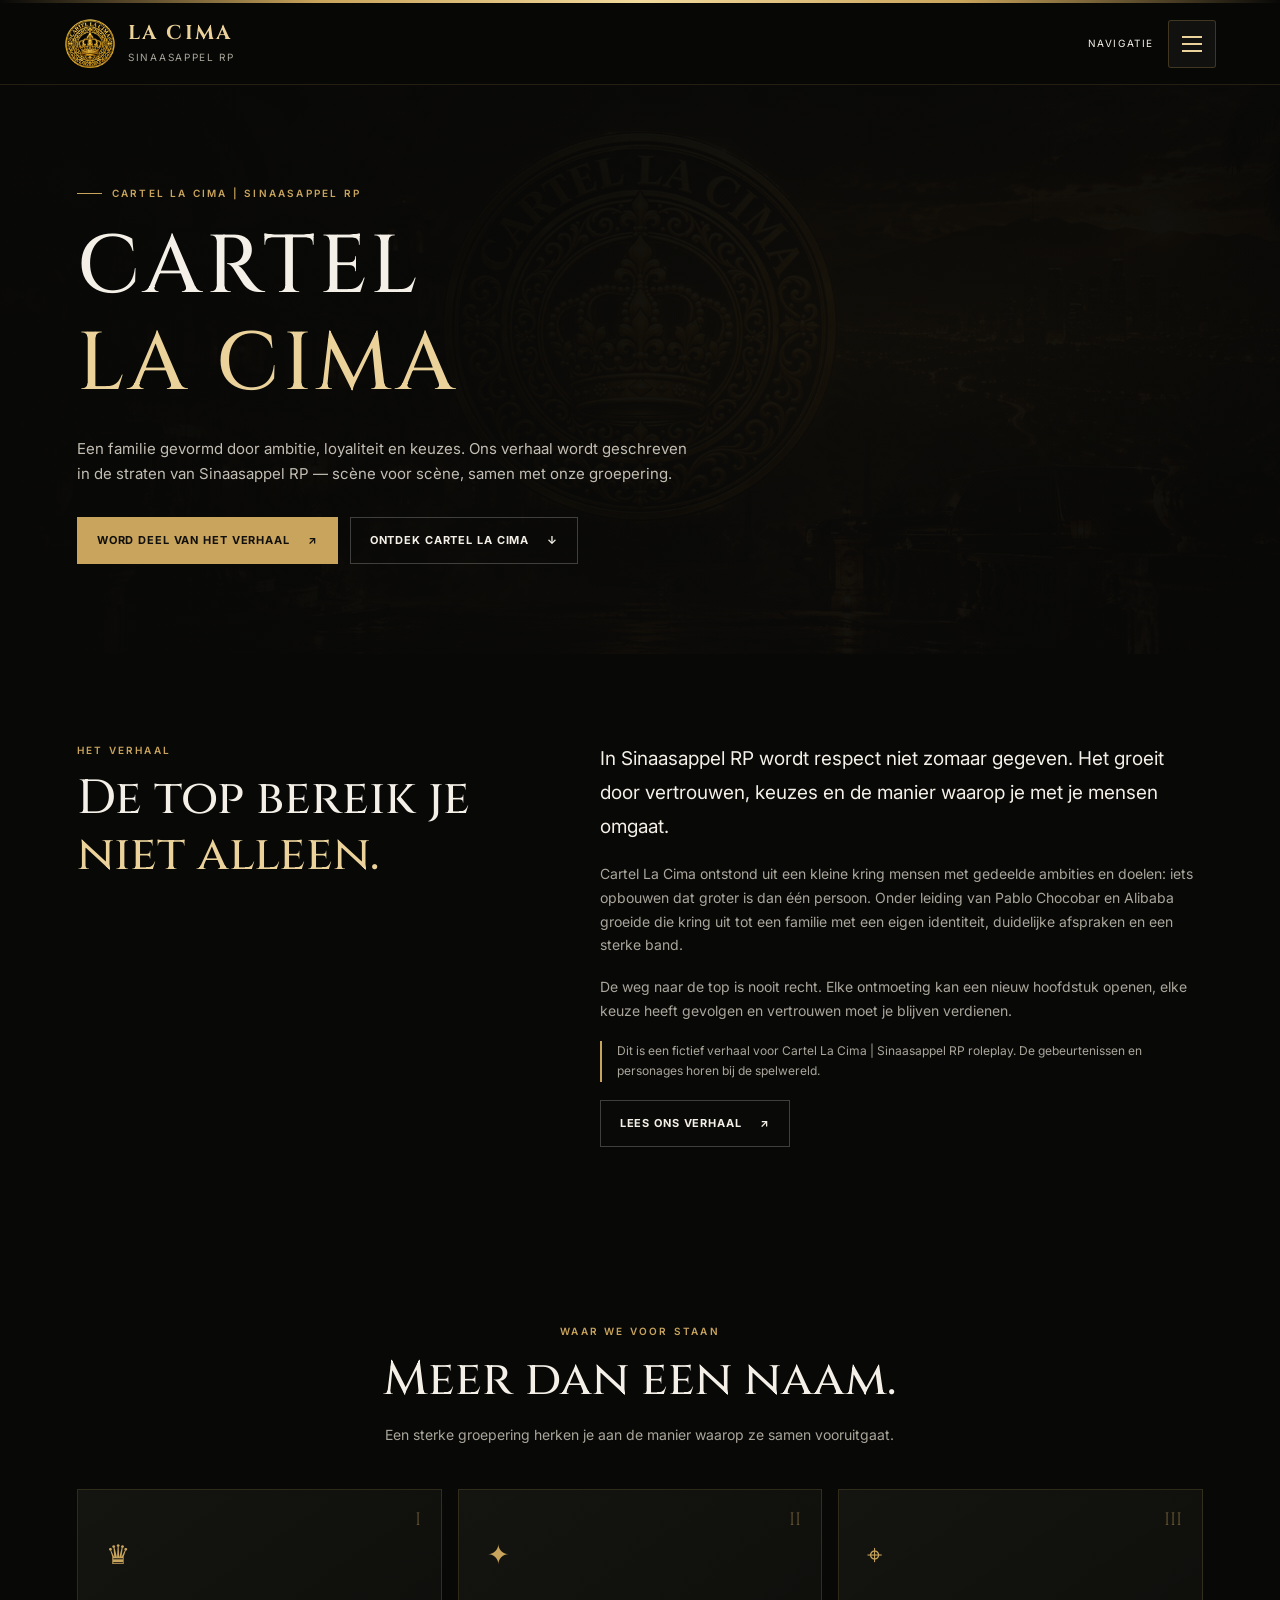
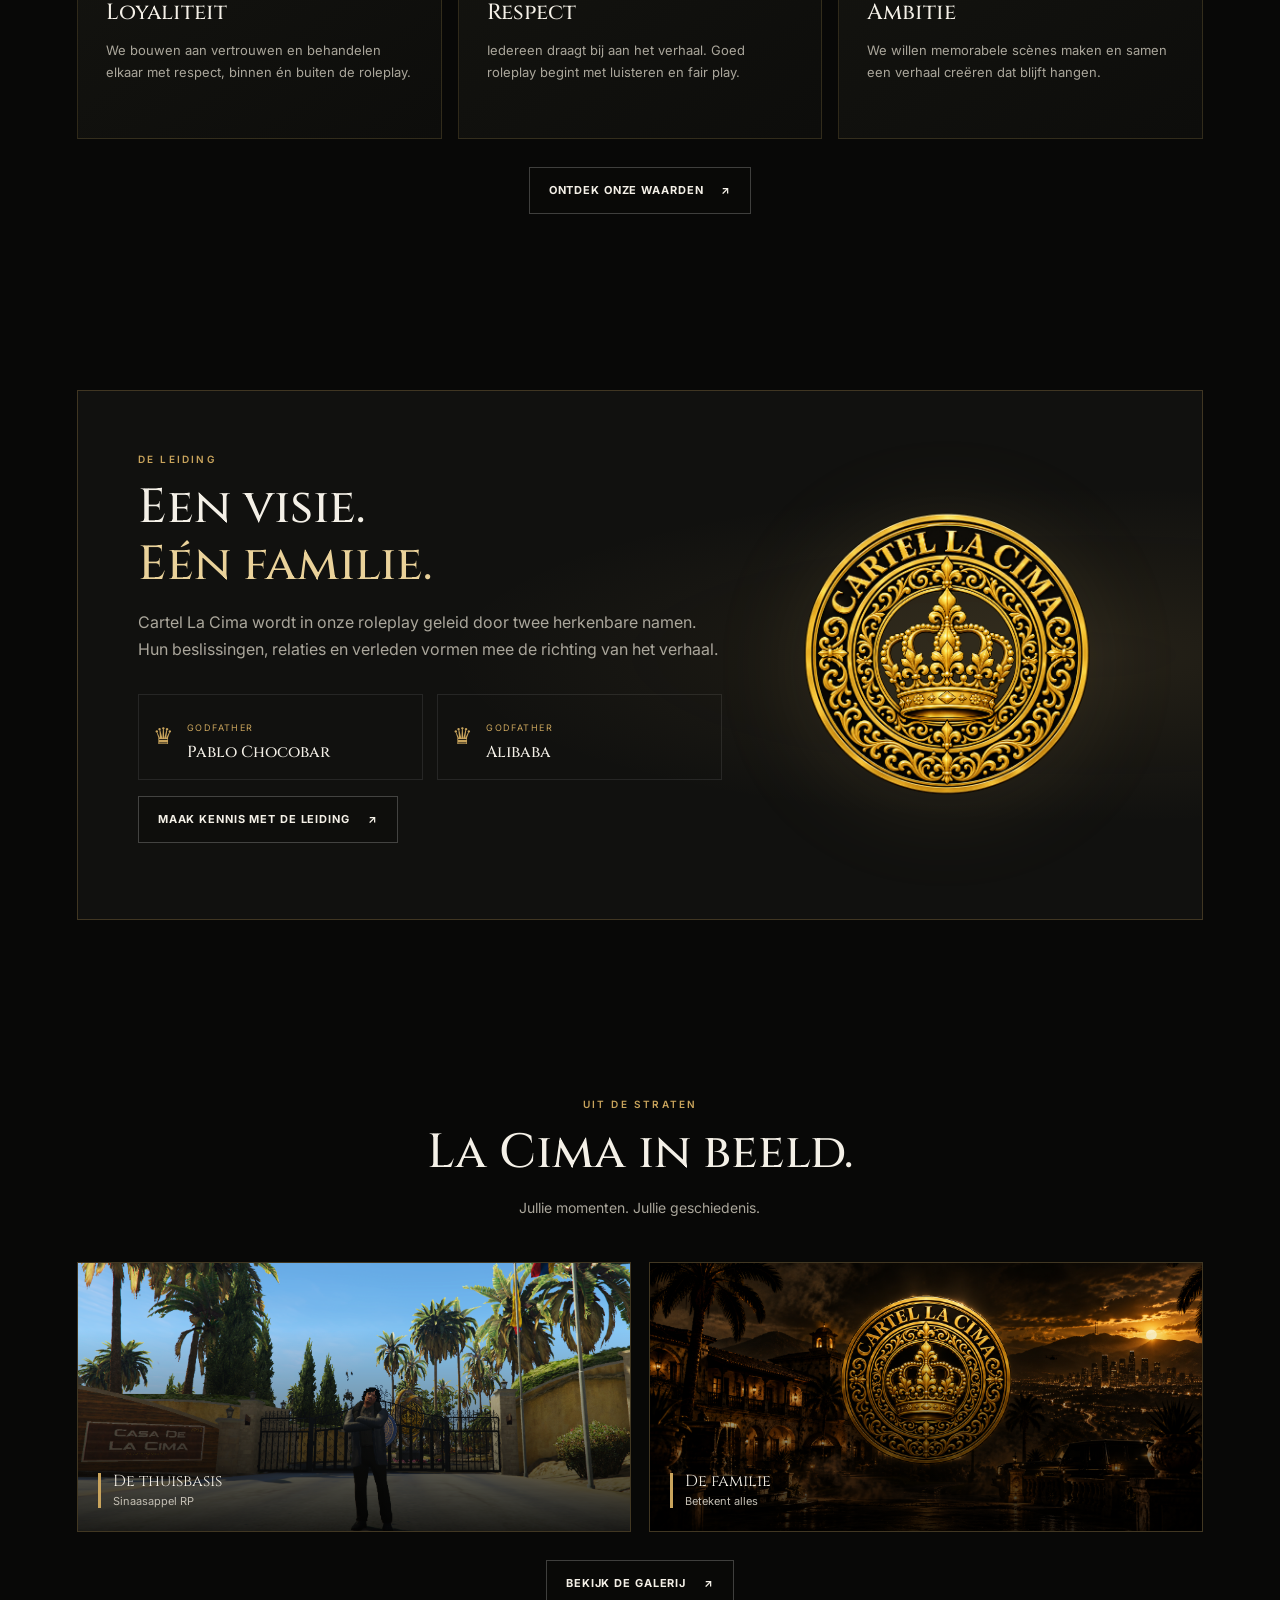
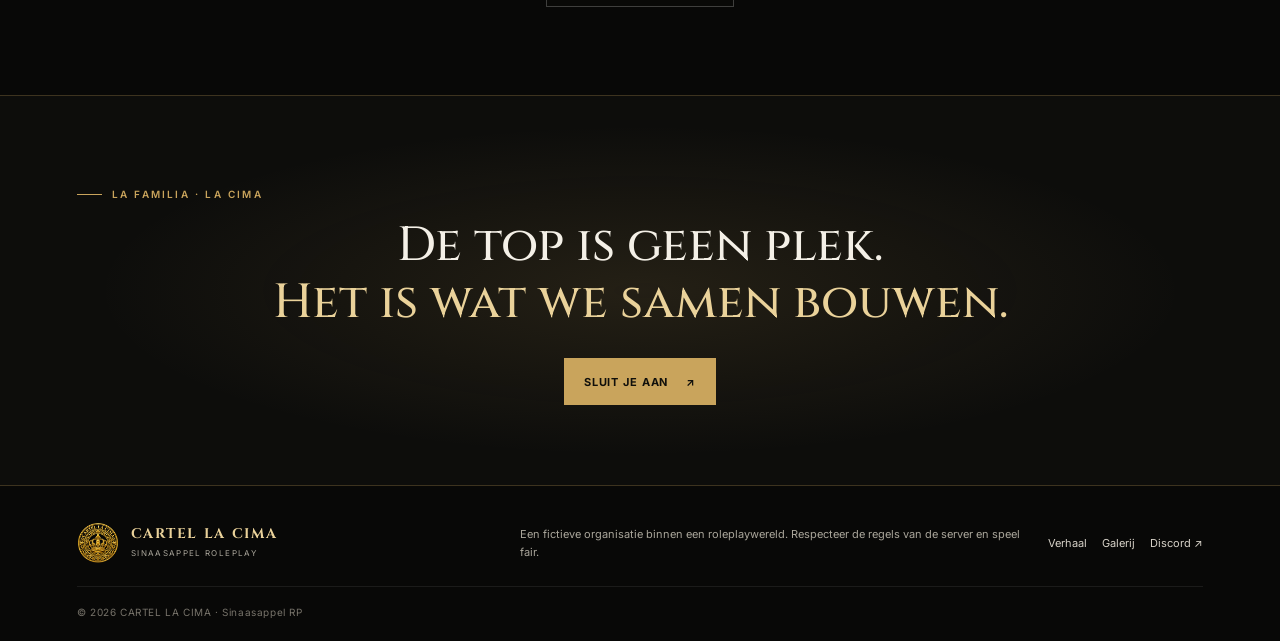
<file: index.html>
<!DOCTYPE html>
<html lang="nl">
<head>
  <meta name="google-site-verification" content="WvXRgHe4BdpTM_RKW-h9yV7HGVJYF44Y4NhQka72pgI">
  <meta charset="UTF-8">
  <meta name="viewport" content="width=device-width, initial-scale=1.0">
  <meta name="theme-color" content="#080807">
  <meta name="color-scheme" content="dark">
  <meta name="description" content="Cartel La Cima — Sinaasappel roleplay. Loyaliteit, eer en ambitie.">

  <title>CARTEL LA CIMA — Home</title>

  <!-- Discord Open Graph metadata -->
  <meta property="og:type" content="website">
  <meta property="og:title" content="CARTEL LA CIMA — Home">
  <meta property="og:description" content="Cartel La Cima — Sinaasappel roleplay. Loyaliteit, eer en ambitie.">
  <meta property="og:url" content="https://cartellacima.github.io/cartellacima_sinaasappelp/">
  <meta property="og:site_name" content="CARTEL LA CIMA">
  <meta property="og:image" content="https://cartellacima.github.io/cartellacima_sinaasappelp/assets/f275185a-7b78-4d47-b29a-3f92ea401cad.png">
  <meta property="og:image:alt" content="Cartel La Cima logo">

  <!-- Preview metadata -->
  <meta name="twitter:card" content="summary">
  <meta name="twitter:title" content="CARTEL LA CIMA — Home">
  <meta name="twitter:description" content="Cartel La Cima — Sinaasappel roleplay. Loyaliteit, eer en ambitie.">
  <meta name="twitter:image" content="https://cartellacima.github.io/cartellacima_sinaasappelp/assets/f275185a-7b78-4d47-b29a-3f92ea401cad.png">

  <link rel="icon" href="./assets/f275185a-7b78-4d47-b29a-3f92ea401cad.png?v=2" type="image/png">
  <link rel="stylesheet" href="style.css">
</head>
<body>
  <div class="top-line"></div>
  <header class="site-header">
    <a class="brand" href="index.html" aria-label="La Cima startpagina">
      <img src="assets/f275185a-7b78-4d47-b29a-3f92ea401cad.png" alt="Cartel La Cima logo">
      <span><strong>LA CIMA</strong><small>Sinaasappel RP</small></span>
    </a>
    <div class="header-actions">
      <span class="menu-label">Navigatie</span>
      <div class="menu-wrap">
        <button class="menu-toggle" type="button" data-menu-toggle aria-label="Menu openen" aria-expanded="false" aria-controls="siteMenu">
          <span class="hamburger" aria-hidden="true"><span></span><span></span><span></span></span>
        </button>
        <nav class="nav-menu" id="siteMenu" data-nav-menu aria-label="Hoofdnavigatie" aria-hidden="true">
          <div class="menu-heading">Kies een pagina</div>
          <a href="index.html" aria-current="page"><span>01</span>Home</a>
          <a href="verhaal.html"><span>02</span>Ons verhaal</a>
          <a href="waarden.html"><span>03</span>Onze waarden</a>
          <a href="leiding.html"><span>04</span>De leiding</a>
          <a href="galerij.html"><span>05</span>Galerij</a>
          <a href="media.html"><span>06</span>Media</a>
          <a class="discord-menu-link" href="https://discord.gg/J8NvURpN7F" target="_blank" rel="noopener noreferrer">Join Discord <span>↗</span></a>
        </nav>
      </div>
    </div>
  </header>
  <main>
    <section class="page-hero">
      <div class="hero-content">
        <p class="eyebrow">CARTEL LA CIMA | SINAASAPPEL RP</p>
        <h1>CARTEL<br><em>LA CIMA</em></h1>
        <p class="intro-copy">Een familie gevormd door ambitie, loyaliteit en keuzes. Ons verhaal wordt geschreven in de straten van Sinaasappel RP — scène voor scène, samen met onze groepering.</p>
        <div class="hero-actions"><a class="button button-gold discord-link" href="https://discord.gg/VERVANG-DIT" target="_blank" rel="noopener noreferrer">Word deel van het verhaal <span>↗</span></a><a class="button button-ghost" href="verhaal.html">Ontdek Cartel La Cima <span>↓</span></a></div>
      </div>
    </section>

    <section class="section">
      <div class="content-grid">
        <div><div class="section-kicker">HET VERHAAL</div><h2>De top bereik je<br><em>niet alleen.</em></h2></div>
        <div class="story-copy">
          <p class="lead">In Sinaasappel RP wordt respect niet zomaar gegeven. Het groeit door vertrouwen, keuzes en de manier waarop je met je mensen omgaat.</p>
          <p>Cartel La Cima ontstond uit een kleine kring mensen met gedeelde ambities en doelen: iets opbouwen dat groter is dan één persoon. Onder leiding van Pablo Chocobar en Alibaba groeide die kring uit tot een familie met een eigen identiteit, duidelijke afspraken en een sterke band.</p>
          <p>De weg naar de top is nooit recht. Elke ontmoeting kan een nieuw hoofdstuk openen, elke keuze heeft gevolgen en vertrouwen moet je blijven verdienen.</p>
          <p class="story-note">Dit is een fictief verhaal voor Cartel La Cima | Sinaasappel RP roleplay. De gebeurtenissen en personages horen bij de spelwereld.</p>
          <a class="button button-ghost" href="verhaal.html">Lees ons verhaal <span>↗</span></a>
        </div>
      </div>
    </section>

    <section class="section">
      <div class="section-heading"><div class="section-kicker">WAAR WE VOOR STAAN</div><h2>Meer dan een naam.</h2><p>Een sterke groepering herken je aan de manier waarop ze samen vooruitgaat.</p></div>
      <div class="value-grid">
        <article class="value-card"><span class="value-number">I</span><div class="value-icon">♛</div><h3>Loyaliteit</h3><p>We bouwen aan vertrouwen en behandelen elkaar met respect, binnen én buiten de roleplay.</p></article>
        <article class="value-card"><span class="value-number">II</span><div class="value-icon">✦</div><h3>Respect</h3><p>Iedereen draagt bij aan het verhaal. Goed roleplay begint met luisteren en fair play.</p></article>
        <article class="value-card"><span class="value-number">III</span><div class="value-icon">⌖</div><h3>Ambitie</h3><p>We willen memorabele scènes maken en samen een verhaal creëren dat blijft hangen.</p></article>
      </div>
      <div style="text-align:center;margin-top:28px"><a class="button button-ghost" href="waarden.html">Ontdek onze waarden <span>↗</span></a></div>
    </section>

    <section class="section">
      <div class="leadership-panel">
        <div><div class="section-kicker">DE LEIDING</div><h2>Een visie.<br><em>Eén familie.</em></h2><p>Cartel La Cima wordt in onze roleplay geleid door twee herkenbare namen. Hun beslissingen, relaties en verleden vormen mee de richting van het verhaal.</p><div class="leaders"><div class="leader"><span class="leader-crown">♛</span><div><small>GODFATHER</small><h3>Pablo Chocobar</h3></div></div><div class="leader"><span class="leader-crown">♛</span><div><small>GODFATHER</small><h3>Alibaba</h3></div></div></div><p><a class="button button-ghost" href="leiding.html">Maak kennis met de leiding <span>↗</span></a></p></div>
        <div class="leadership-art"><img src="assets/f275185a-7b78-4d47-b29a-3f92ea401cad.png" alt="Gouden La Cima-kroonlogo"></div>
      </div>
    </section>

    <section class="section">
      <div class="section-heading"><div class="section-kicker">UIT DE STRATEN</div><h2>La Cima in beeld.</h2><p>Jullie momenten. Jullie geschiedenis.</p></div>
      <div class="gallery-grid">
        <figure class="gallery-item"><img src="assets/Screenshot 2026-10-16 135537.png" alt="La Cima roleplay-screenshot"><figcaption><span></span><div><b>De thuisbasis</b><small>Sinaasappel RP</small></div></figcaption></figure>
        <figure class="gallery-item"><img src="assets/la-cima-hero.png" alt="La Cima roleplay-banner"><figcaption><span></span><div><b>De familie</b><small>Betekent alles</small></div></figcaption></figure>
      </div>
      <div style="text-align:center;margin-top:28px"><a class="button button-ghost" href="galerij.html">Bekijk de galerij <span>↗</span></a></div>
    </section>

    <section class="closing"><div class="closing-inner"><p class="eyebrow">LA FAMILIA · LA CIMA</p><h2>De top is geen plek.<br><em>Het is wat we samen bouwen.</em></h2><a class="button button-gold discord-link" href="https://discord.gg/VERVANG-DIT" target="_blank" rel="noopener noreferrer">Sluit je aan <span>↗</span></a></div></section>
  </main>
  <footer class="footer">
    <a class="footer-brand" href="index.html"><img src="assets/f275185a-7b78-4d47-b29a-3f92ea401cad.png" alt=""><span><b>CARTEL LA CIMA</b><small>SINAASAPPEL ROLEPLAY</small></span></a>
    <p>Een fictieve organisatie binnen een roleplaywereld. Respecteer de regels van de server en speel fair.</p>
    <div class="footer-links"><a href="verhaal.html">Verhaal</a><a href="galerij.html">Galerij</a><a class="discord-link" href="https://discord.gg/VERVANG-DIT" target="_blank" rel="noopener noreferrer">Discord ↗</a></div>
    <div class="copyright">© <span data-year></span> CARTEL LA CIMA · Sinaasappel RP</div>
  </footer>
  <script src="script.js"></script>
</body>
</html>
</file>
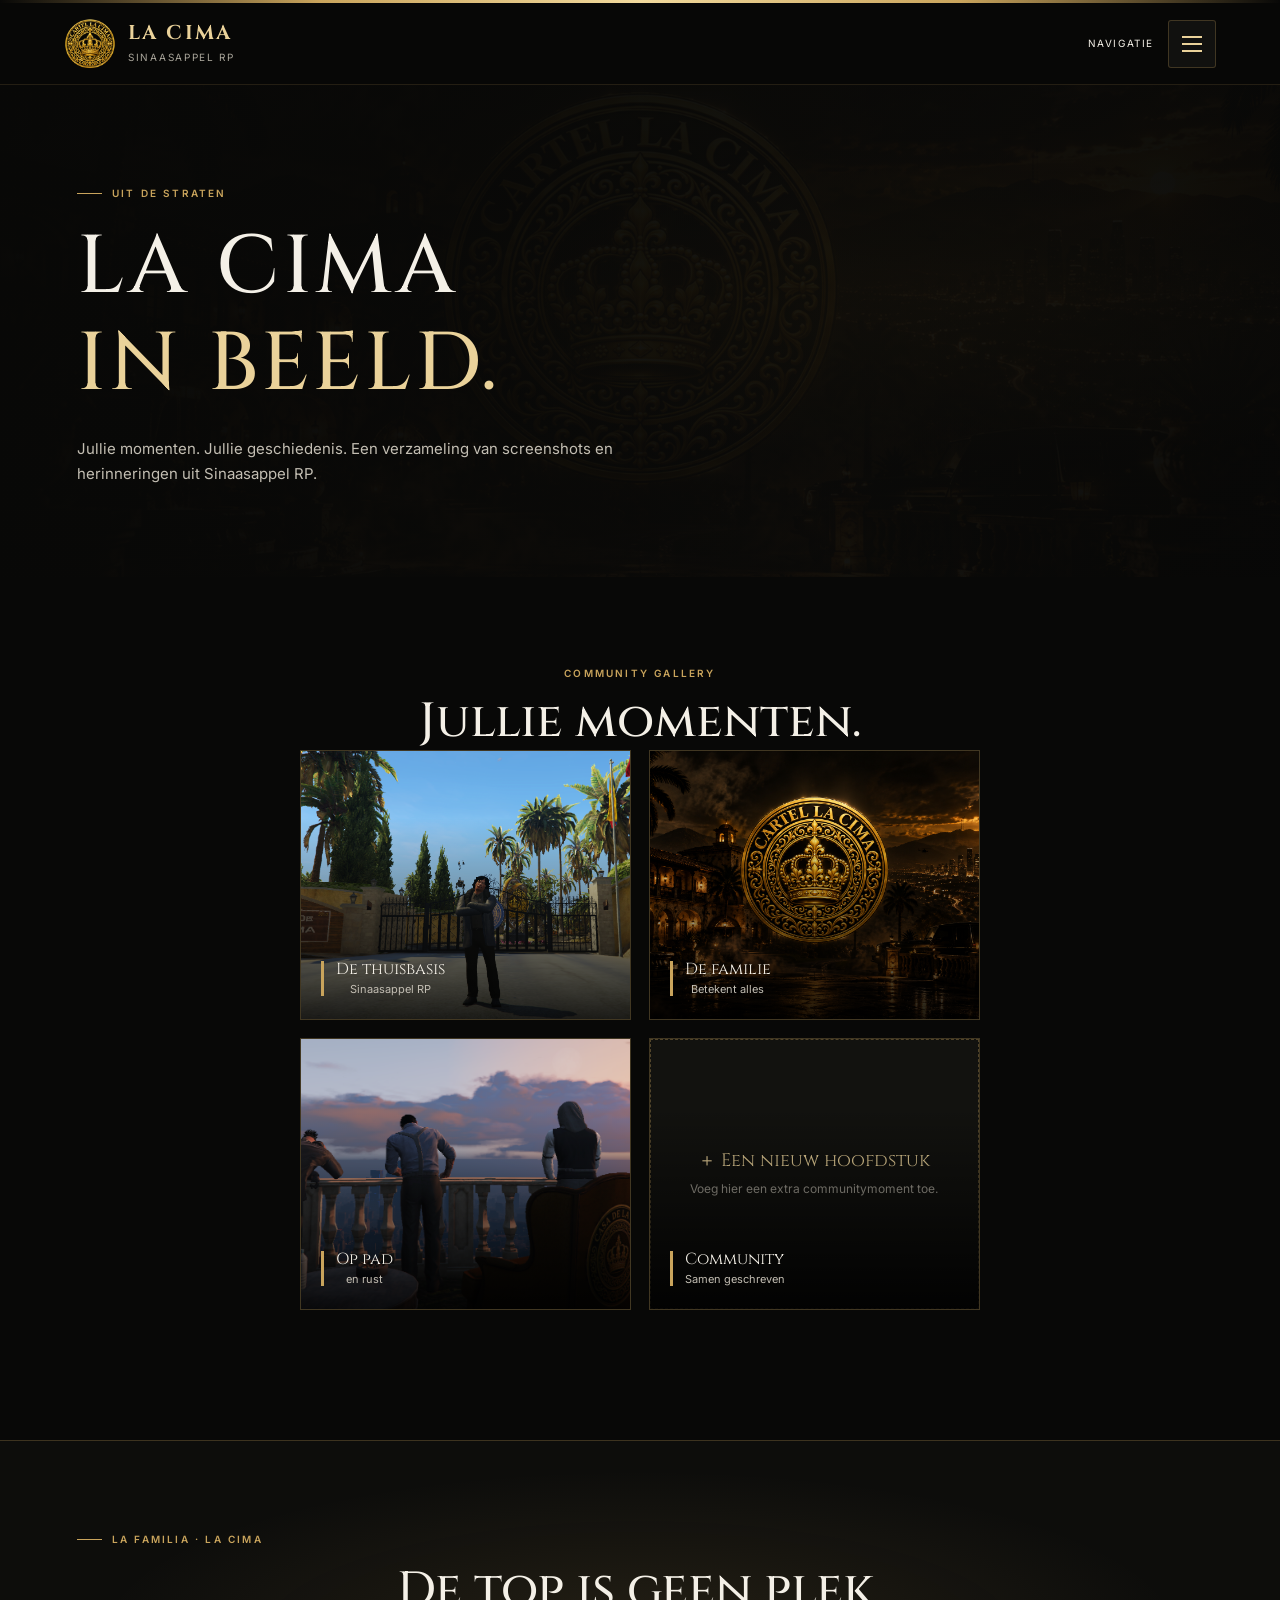
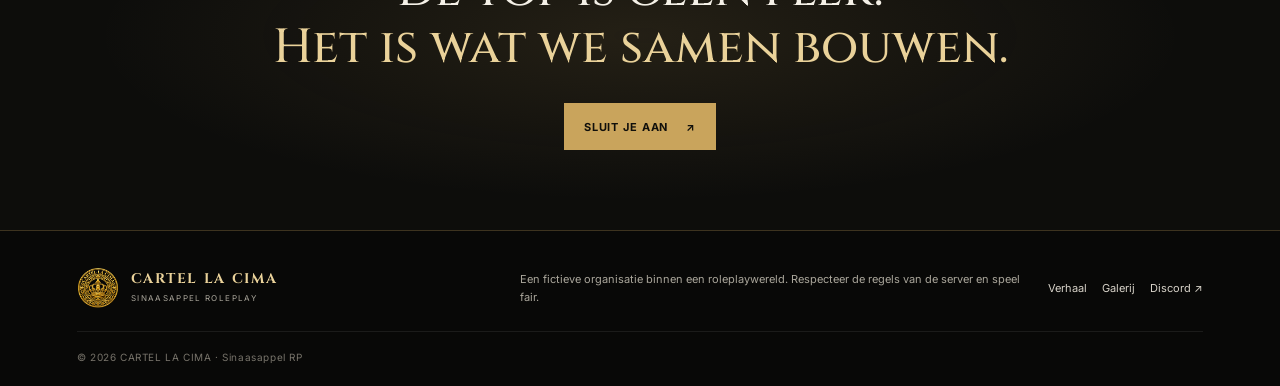
<file: galerij.html>
<!DOCTYPE html>
<html lang="nl">
<head>
  <meta name="google-site-verification" content="WvXRgHe4BdpTM_RKW-h9yV7HGVJYF44Y4NhQka72pgI">
  <meta charset="UTF-8">
  <meta name="viewport" content="width=device-width, initial-scale=1.0">
  <meta name="theme-color" content="#080807">
  <meta name="color-scheme" content="dark">
  <meta name="description" content="Cartel La Cima — Sinaasappel roleplay. Loyaliteit, eer en ambitie.">
  <title>Galerij — CARTEL LA CIMA</title>
  <link rel="icon" href="./assets/f275185a-7b78-4d47-b29a-3f92ea401cad.png?v=2" type="image/png">
  <link rel="stylesheet" href="style.css">
</head>
<body>
  <div class="top-line"></div>
  <header class="site-header">
    <a class="brand" href="index.html" aria-label="La Cima startpagina">
      <img src="assets/f275185a-7b78-4d47-b29a-3f92ea401cad.png" alt="Cartel La Cima logo">
      <span><strong>LA CIMA</strong><small>Sinaasappel RP</small></span>
    </a>
    <div class="header-actions">
      <span class="menu-label">Navigatie</span>
      <div class="menu-wrap">
        <button class="menu-toggle" type="button" data-menu-toggle aria-label="Menu openen" aria-expanded="false" aria-controls="siteMenu">
          <span class="hamburger" aria-hidden="true"><span></span><span></span><span></span></span>
        </button>
        <nav class="nav-menu" id="siteMenu" data-nav-menu aria-label="Hoofdnavigatie" aria-hidden="true">
          <div class="menu-heading">Kies een pagina</div>
          <a href="index.html"><span>01</span>Home</a>
<a href="verhaal.html"><span>02</span>Ons verhaal</a>
<a href="waarden.html"><span>03</span>Onze waarden</a>
<a href="leiding.html"><span>04</span>De leiding</a>
<a href="galerij.html" aria-current="page"><span>05</span>Galerij</a>
<a href="media.html"><span>06</span>Media</a>
          <a class="discord-menu-link" href="https://discord.gg/J8NvURpN7F" target="_blank" rel="noopener noreferrer">Join Discord <span>↗</span></a>
        </nav>
      </div>
    </div>
  </header>
  <main>
    <section class="page-hero">
      <div class="hero-content">
        <p class="eyebrow">UIT DE STRATEN</p>
        <h1>LA CIMA<br><em>IN BEELD.</em></h1>
        <p class="intro-copy">Jullie momenten. Jullie geschiedenis. Een verzameling van screenshots en herinneringen uit Sinaasappel RP.</p>
        
      </div>
    </section>
    
<section class="section"><div class="section-heading"><div class="section-kicker">COMMUNITY GALLERY</div><h2>Jullie momenten.</h2>
<div class="gallery-grid">
<figure class="gallery-item"><img src="assets/Screenshot 2026-10-16 135537.png" alt="Sfeervolle La Cima roleplay-banner"><figcaption><span></span><div><b>De thuisbasis</b><small>Sinaasappel RP</small></div></figcaption></figure>
<figure class="gallery-item"><img src="assets/la-cima-hero.png" alt="La Cima roleplay-banner"><figcaption><span></span><div><b>De familie</b><small>Betekent alles</small></div></figcaption></figure>
<figure class="gallery-item"><img src="assets/Screenshot 2026-10-18 191029.png" alt="La Cima roleplay-foto"><figcaption><span></span><div><b>Op pad</b><small>en rust</small></div></figcaption></figure>
<figure class="gallery-item"><div class="gallery-placeholder"><div><strong>＋ Een nieuw hoofdstuk</strong><p>Voeg hier een extra communitymoment toe.</p></div></div><figcaption><span></span><div><b>Community</b><small>Samen geschreven</small></div></figcaption></figure>
</div></section>

    <section class="closing"><div class="closing-inner"><p class="eyebrow">LA FAMILIA · LA CIMA</p><h2>De top is geen plek.<br><em>Het is wat we samen bouwen.</em></h2><a class="button button-gold discord-link" href="https://discord.gg/VERVANG-DIT" target="_blank" rel="noopener noreferrer">Sluit je aan <span>↗</span></a></div></section>
  </main>
  <footer class="footer">
    <a class="footer-brand" href="index.html"><img src="assets/f275185a-7b78-4d47-b29a-3f92ea401cad.png" alt=""><span><b>CARTEL LA CIMA</b><small>SINAASAPPEL ROLEPLAY</small></span></a>
    <p>Een fictieve organisatie binnen een roleplaywereld. Respecteer de regels van de server en speel fair.</p>
    <div class="footer-links"><a href="verhaal.html">Verhaal</a><a href="galerij.html">Galerij</a><a class="discord-link" href="https://discord.gg/VERVANG-DIT" target="_blank" rel="noopener noreferrer">Discord ↗</a></div>
    <div class="copyright">© <span data-year></span> CARTEL LA CIMA · Sinaasappel RP</div>
  </footer>
  <script src="script.js"></script>
</body>
</html>
</file>
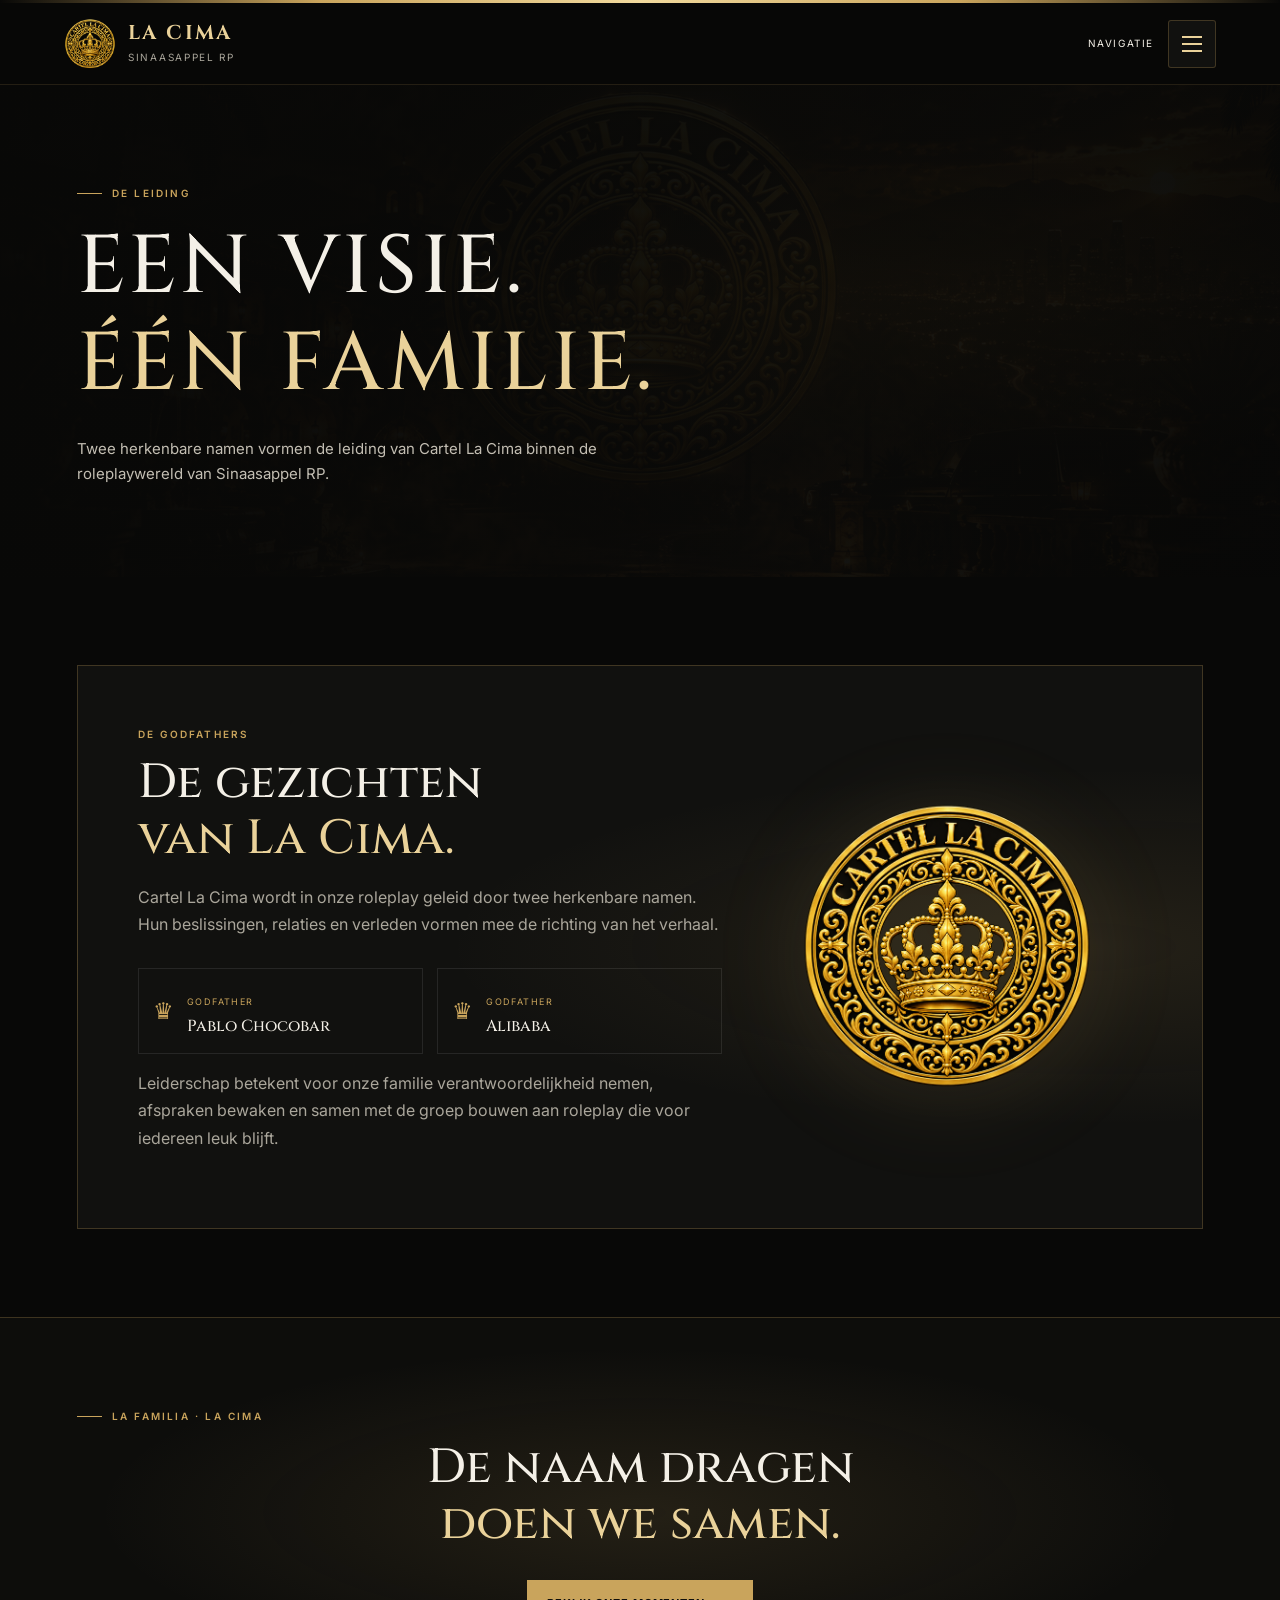
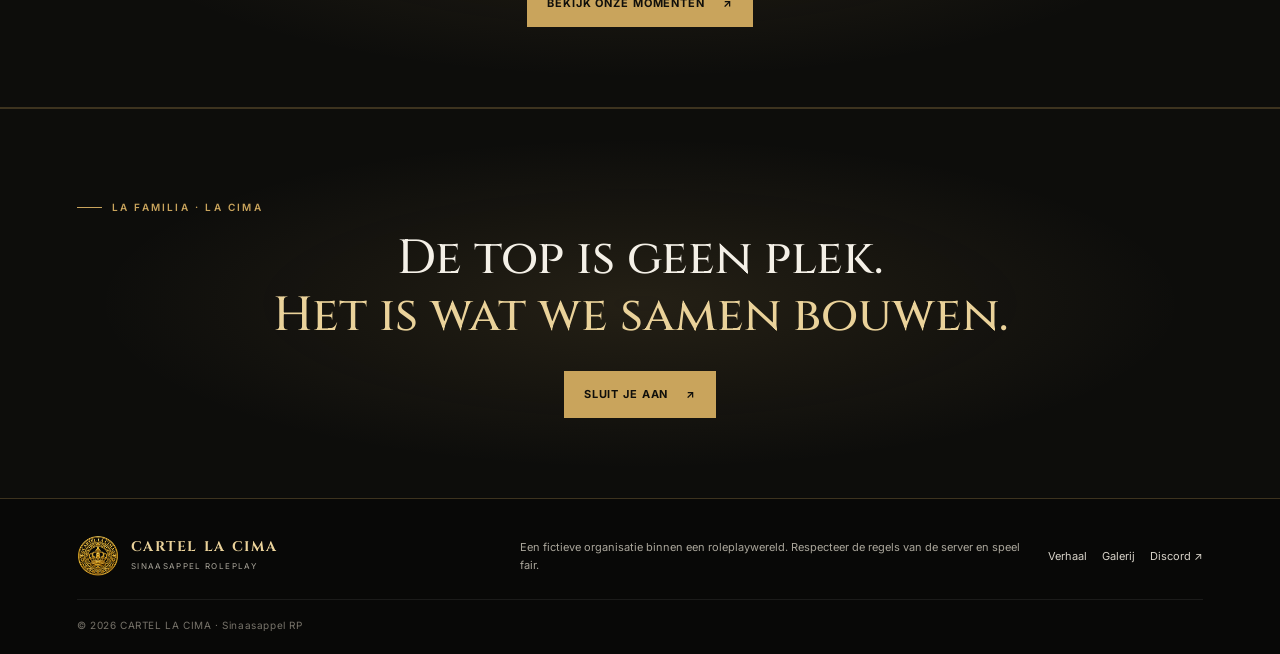
<file: leiding.html>
<!DOCTYPE html>
<html lang="nl">
<head>
  <meta name="google-site-verification" content="WvXRgHe4BdpTM_RKW-h9yV7HGVJYF44Y4NhQka72pgI">
  <meta charset="UTF-8">
  <meta name="viewport" content="width=device-width, initial-scale=1.0">
  <meta name="theme-color" content="#080807">
  <meta name="color-scheme" content="dark">
  <meta name="description" content="Cartel La Cima — Sinaasappel roleplay. Loyaliteit, eer en ambitie.">
  <title>De leiding — CARTEL LA CIMA</title>
  <link rel="icon" href="./assets/f275185a-7b78-4d47-b29a-3f92ea401cad.png?v=2" type="image/png">
  <link rel="stylesheet" href="style.css">
</head>
<body>
  <div class="top-line"></div>
  <header class="site-header">
    <a class="brand" href="index.html" aria-label="La Cima startpagina">
      <img src="assets/f275185a-7b78-4d47-b29a-3f92ea401cad.png" alt="Cartel La Cima logo">
      <span><strong>LA CIMA</strong><small>Sinaasappel RP</small></span>
    </a>
    <div class="header-actions">
      <span class="menu-label">Navigatie</span>
      <div class="menu-wrap">
        <button class="menu-toggle" type="button" data-menu-toggle aria-label="Menu openen" aria-expanded="false" aria-controls="siteMenu">
          <span class="hamburger" aria-hidden="true"><span></span><span></span><span></span></span>
        </button>
        <nav class="nav-menu" id="siteMenu" data-nav-menu aria-label="Hoofdnavigatie" aria-hidden="true">
          <div class="menu-heading">Kies een pagina</div>
          <a href="index.html"><span>01</span>Home</a>
<a href="verhaal.html"><span>02</span>Ons verhaal</a>
<a href="waarden.html"><span>03</span>Onze waarden</a>
<a href="leiding.html" aria-current="page"><span>04</span>De leiding</a>
<a href="galerij.html"><span>05</span>Galerij</a>
<a href="media.html"><span>06</span>Media</a>
          <a class="discord-menu-link" href="https://discord.gg/J8NvURpN7F" target="_blank" rel="noopener noreferrer">Join Discord <span>↗</span></a>
        </nav>
      </div>
    </div>
  </header>
  <main>
    <section class="page-hero">
      <div class="hero-content">
        <p class="eyebrow">DE LEIDING</p>
        <h1>EEN VISIE.<br><em>ÉÉN FAMILIE.</em></h1>
        <p class="intro-copy">Twee herkenbare namen vormen de leiding van Cartel La Cima binnen de roleplaywereld van Sinaasappel RP.</p>
        
      </div>
    </section>
    
<section class="section"><div class="leadership-panel"><div class="leadership-copy"><div class="section-kicker">DE GODFATHERS</div><h2>De gezichten<br><em>van La Cima.</em></h2><p>Cartel La Cima wordt in onze roleplay geleid door twee herkenbare namen. Hun beslissingen, relaties en verleden vormen mee de richting van het verhaal.</p><div class="leaders"><div class="leader"><span class="leader-crown">♛</span><div><small>GODFATHER</small><h3>Pablo Chocobar</h3></div></div><div class="leader"><span class="leader-crown">♛</span><div><small>GODFATHER</small><h3>Alibaba</h3></div></div></div><p>Leiderschap betekent voor onze familie verantwoordelijkheid nemen, afspraken bewaken en samen met de groep bouwen aan roleplay die voor iedereen leuk blijft.</p></div><div class="leadership-art"><img src="assets/f275185a-7b78-4d47-b29a-3f92ea401cad.png" alt="Gouden La Cima-kroonlogo"></div></div></section>
<section class="closing"><div class="closing-inner"><p class="eyebrow">LA FAMILIA · LA CIMA</p><h2>De naam dragen<br><em>doen we samen.</em></h2><a class="button button-gold" href="galerij.html">Bekijk onze momenten <span>↗</span></a></div></section>

    <section class="closing"><div class="closing-inner"><p class="eyebrow">LA FAMILIA · LA CIMA</p><h2>De top is geen plek.<br><em>Het is wat we samen bouwen.</em></h2><a class="button button-gold discord-link" href="https://discord.gg/VERVANG-DIT" target="_blank" rel="noopener noreferrer">Sluit je aan <span>↗</span></a></div></section>
  </main>
  <footer class="footer">
    <a class="footer-brand" href="index.html"><img src="assets/f275185a-7b78-4d47-b29a-3f92ea401cad.png" alt=""><span><b>CARTEL LA CIMA</b><small>SINAASAPPEL ROLEPLAY</small></span></a>
    <p>Een fictieve organisatie binnen een roleplaywereld. Respecteer de regels van de server en speel fair.</p>
    <div class="footer-links"><a href="verhaal.html">Verhaal</a><a href="galerij.html">Galerij</a><a class="discord-link" href="https://discord.gg/VERVANG-DIT" target="_blank" rel="noopener noreferrer">Discord ↗</a></div>
    <div class="copyright">© <span data-year></span> CARTEL LA CIMA · Sinaasappel RP</div>
  </footer>
  <script src="script.js"></script>
</body>
</html>
</file>
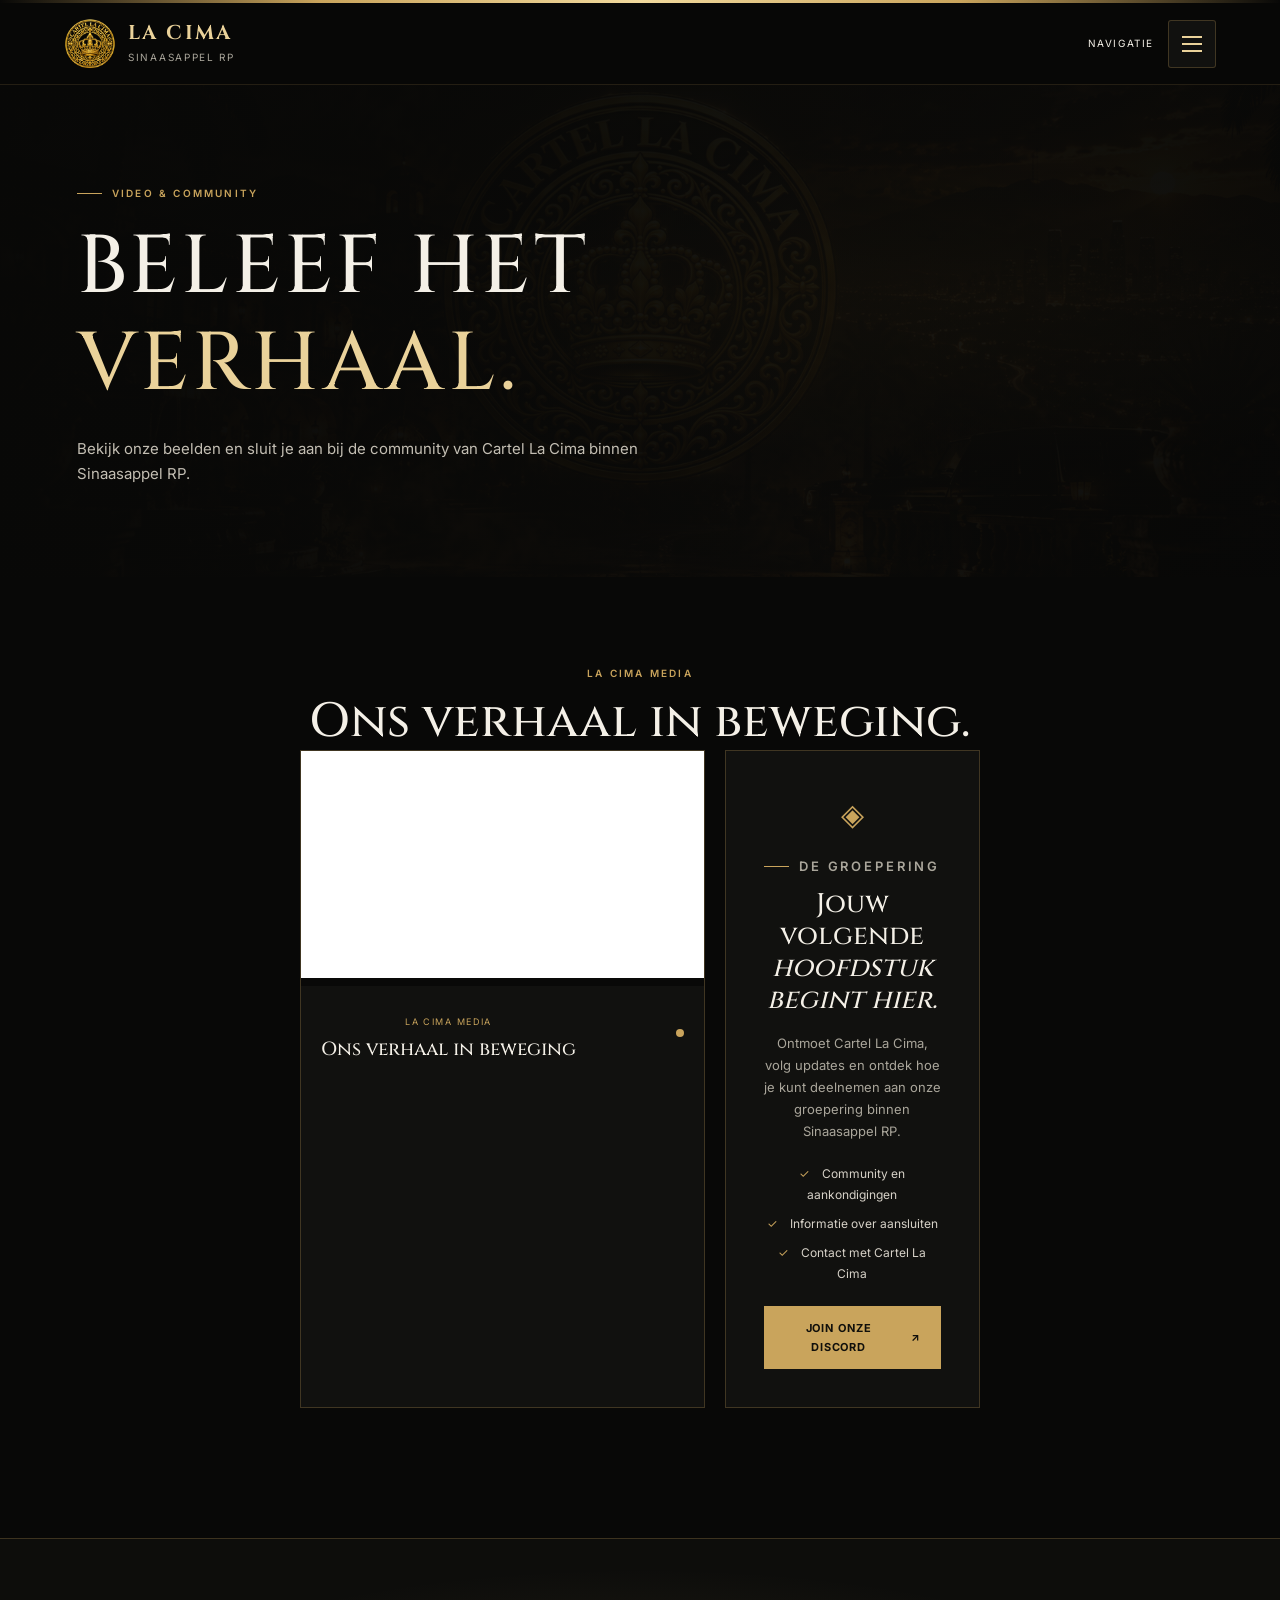
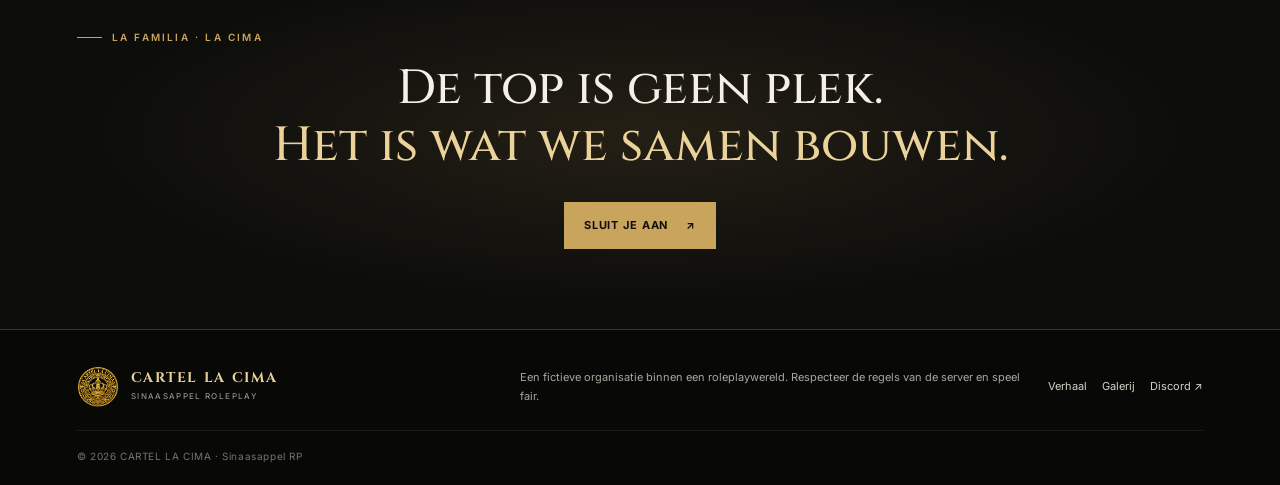
<file: media.html>
<!DOCTYPE html>
<html lang="nl">
<head>
  <meta name="google-site-verification" content="WvXRgHe4BdpTM_RKW-h9yV7HGVJYF44Y4NhQka72pgI">
  <meta charset="UTF-8">
  <meta name="viewport" content="width=device-width, initial-scale=1.0">
  <meta name="theme-color" content="#080807">
  <meta name="color-scheme" content="dark">
  <meta name="description" content="Cartel La Cima — Sinaasappel roleplay. Loyaliteit, eer en ambitie.">
  <title>Media — CARTEL LA CIMA</title>
  <link rel="icon" href="./assets/f275185a-7b78-4d47-b29a-3f92ea401cad.png?v=2" type="image/png">
  <link rel="stylesheet" href="style.css">
</head>
<body>
  <div class="top-line"></div>
  <header class="site-header">
    <a class="brand" href="index.html" aria-label="La Cima startpagina">
      <img src="assets/f275185a-7b78-4d47-b29a-3f92ea401cad.png" alt="Cartel La Cima logo">
      <span><strong>LA CIMA</strong><small>Sinaasappel RP</small></span>
    </a>
    <div class="header-actions">
      <span class="menu-label">Navigatie</span>
      <div class="menu-wrap">
        <button class="menu-toggle" type="button" data-menu-toggle aria-label="Menu openen" aria-expanded="false" aria-controls="siteMenu">
          <span class="hamburger" aria-hidden="true"><span></span><span></span><span></span></span>
        </button>
        <nav class="nav-menu" id="siteMenu" data-nav-menu aria-label="Hoofdnavigatie" aria-hidden="true">
          <div class="menu-heading">Kies een pagina</div>
          <a href="index.html"><span>01</span>Home</a>
<a href="verhaal.html"><span>02</span>Ons verhaal</a>
<a href="waarden.html"><span>03</span>Onze waarden</a>
<a href="leiding.html"><span>04</span>De leiding</a>
<a href="galerij.html"><span>05</span>Galerij</a>
<a href="media.html" aria-current="page"><span>06</span>Media</a>
          <a class="discord-menu-link" href="https://discord.gg/J8NvURpN7F" target="_blank" rel="noopener noreferrer">Join Discord <span>↗</span></a>
        </nav>
      </div>
    </div>
  </header>
  <main>
    <section class="page-hero">
      <div class="hero-content">
        <p class="eyebrow">VIDEO & COMMUNITY</p>
        <h1>BELEEF HET<br><em>VERHAAL.</em></h1>
        <p class="intro-copy">Bekijk onze beelden en sluit je aan bij de community van Cartel La Cima binnen Sinaasappel RP.</p>
        
      </div>
    </section>
    
<section class="section"><div class="section-heading"><div class="section-kicker">LA CIMA MEDIA</div><h2>Ons verhaal in beweging.</h2>
<div class="media-grid">
<div class="video-card"><div class="video-frame" data-video-frame data-youtube-id="VOEG_VIDEO_ID_TOE"><div class="video-placeholder"><span class="play-icon">▶</span><b>LA CIMA — OFFICIËLE VIDEO</b></div></div><div class="video-caption"><div><small>LA CIMA MEDIA</small><h3>Ons verhaal in beweging</h3></div><span class="gold-dot"></span></div></div>
<aside class="discord-card"><div class="discord-symbol">◈</div><p class="eyebrow">DE GROEPERING</p><h3>Jouw volgende<br><em>hoofdstuk begint hier.</em></h3><p>Ontmoet Cartel La Cima, volg updates en ontdek hoe je kunt deelnemen aan onze groepering binnen Sinaasappel RP.</p><ul><li><span>✓</span> Community en aankondigingen</li><li><span>✓</span> Informatie over aansluiten</li><li><span>✓</span> Contact met Cartel La Cima</li></ul><a class="button button-gold button-full discord-link" href="https://discord.gg/VERVANG-DIT" target="_blank" rel="noopener noreferrer">Join onze Discord <span>↗</span></a>
</div></section>

    <section class="closing"><div class="closing-inner"><p class="eyebrow">LA FAMILIA · LA CIMA</p><h2>De top is geen plek.<br><em>Het is wat we samen bouwen.</em></h2><a class="button button-gold discord-link" href="https://discord.gg/VERVANG-DIT" target="_blank" rel="noopener noreferrer">Sluit je aan <span>↗</span></a></div></section>
  </main>
  <footer class="footer">
    <a class="footer-brand" href="index.html"><img src="assets/f275185a-7b78-4d47-b29a-3f92ea401cad.png" alt=""><span><b>CARTEL LA CIMA</b><small>SINAASAPPEL ROLEPLAY</small></span></a>
    <p>Een fictieve organisatie binnen een roleplaywereld. Respecteer de regels van de server en speel fair.</p>
    <div class="footer-links"><a href="verhaal.html">Verhaal</a><a href="galerij.html">Galerij</a><a class="discord-link" href="https://discord.gg/VERVANG-DIT" target="_blank" rel="noopener noreferrer">Discord ↗</a></div>
    <div class="copyright">© <span data-year></span> CARTEL LA CIMA · Sinaasappel RP</div>
  </footer>
  <script src="script.js"></script>
</body>
</html>
</file>
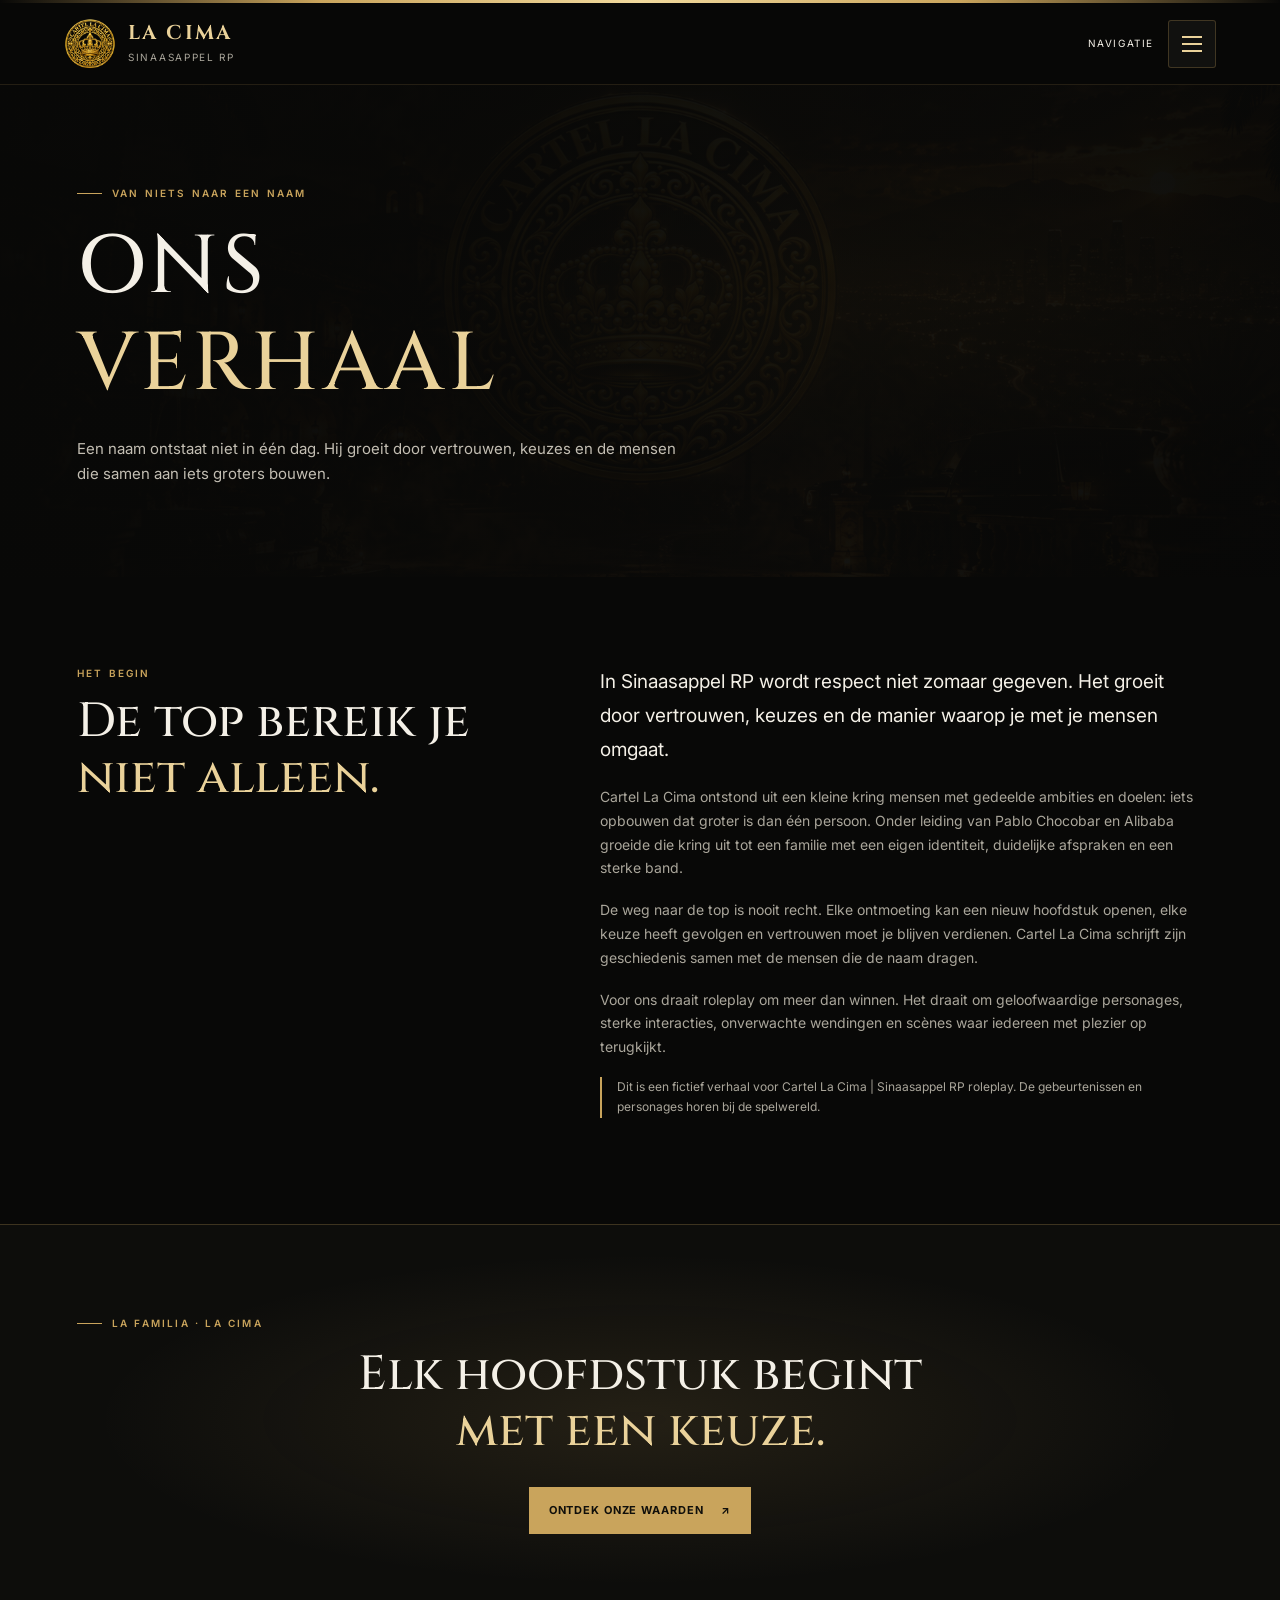
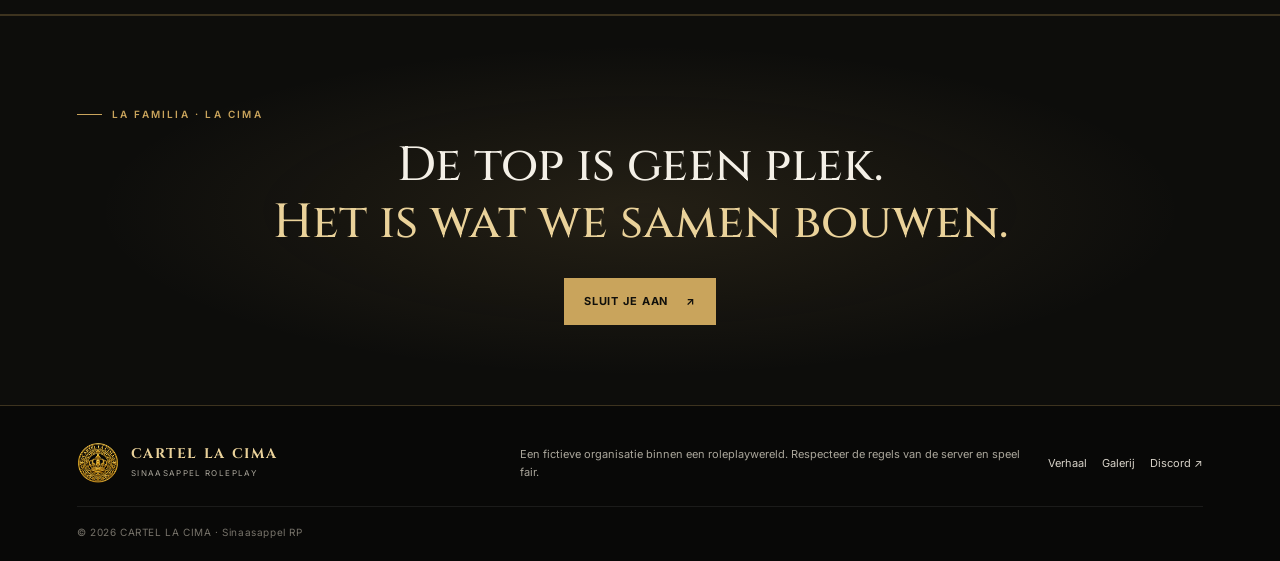
<file: verhaal.html>
<!DOCTYPE html>
<html lang="nl">
<head>
  <meta name="google-site-verification" content="WvXRgHe4BdpTM_RKW-h9yV7HGVJYF44Y4NhQka72pgI">
  <meta charset="UTF-8">
  <meta name="viewport" content="width=device-width, initial-scale=1.0">
  <meta name="theme-color" content="#080807">
  <meta name="color-scheme" content="dark">
  <meta name="description" content="Cartel La Cima — Sinaasappel roleplay. Loyaliteit, eer en ambitie.">
  <title>Ons verhaal — CARTEL LA CIMA</title>
  <link rel="icon" href="./assets/f275185a-7b78-4d47-b29a-3f92ea401cad.png?v=2" type="image/png">
  <link rel="stylesheet" href="style.css">
</head>
<body>
  <div class="top-line"></div>
  <header class="site-header">
    <a class="brand" href="index.html" aria-label="La Cima startpagina">
      <img src="assets/f275185a-7b78-4d47-b29a-3f92ea401cad.png" alt="Cartel La Cima logo">
      <span><strong>LA CIMA</strong><small>Sinaasappel RP</small></span>
    </a>
    <div class="header-actions">
      <span class="menu-label">Navigatie</span>
      <div class="menu-wrap">
        <button class="menu-toggle" type="button" data-menu-toggle aria-label="Menu openen" aria-expanded="false" aria-controls="siteMenu">
          <span class="hamburger" aria-hidden="true"><span></span><span></span><span></span></span>
        </button>
        <nav class="nav-menu" id="siteMenu" data-nav-menu aria-label="Hoofdnavigatie" aria-hidden="true">
          <div class="menu-heading">Kies een pagina</div>
          <a href="index.html"><span>01</span>Home</a>
<a href="verhaal.html" aria-current="page"><span>02</span>Ons verhaal</a>
<a href="waarden.html"><span>03</span>Onze waarden</a>
<a href="leiding.html"><span>04</span>De leiding</a>
<a href="galerij.html"><span>05</span>Galerij</a>
<a href="media.html"><span>06</span>Media</a>
          <a class="discord-menu-link" href="https://discord.gg/J8NvURpN7F" target="_blank" rel="noopener noreferrer">Join Discord <span>↗</span></a>
        </nav>
      </div>
    </div>
  </header>
  <main>
    <section class="page-hero">
      <div class="hero-content">
        <p class="eyebrow">VAN NIETS NAAR EEN NAAM</p>
        <h1>ONS<br><em>VERHAAL</em></h1>
        <p class="intro-copy">Een naam ontstaat niet in één dag. Hij groeit door vertrouwen, keuzes en de mensen die samen aan iets groters bouwen.</p>
        
      </div>
    </section>
    
<section class="section"><div class="content-grid"><div><div class="section-kicker">HET BEGIN</div><h2>De top bereik je<br><em>niet alleen.</em></h2></div><div class="story-copy">
<p class="lead">In Sinaasappel RP wordt respect niet zomaar gegeven. Het groeit door vertrouwen, keuzes en de manier waarop je met je mensen omgaat.</p>
<p>Cartel La Cima ontstond uit een kleine kring mensen met gedeelde ambities en doelen: iets opbouwen dat groter is dan één persoon. Onder leiding van Pablo Chocobar en Alibaba groeide die kring uit tot een familie met een eigen identiteit, duidelijke afspraken en een sterke band.</p>
<p>De weg naar de top is nooit recht. Elke ontmoeting kan een nieuw hoofdstuk openen, elke keuze heeft gevolgen en vertrouwen moet je blijven verdienen. Cartel La Cima schrijft zijn geschiedenis samen met de mensen die de naam dragen.</p>
<p>Voor ons draait roleplay om meer dan winnen. Het draait om geloofwaardige personages, sterke interacties, onverwachte wendingen en scènes waar iedereen met plezier op terugkijkt.</p>
<p class="story-note">Dit is een fictief verhaal voor Cartel La Cima | Sinaasappel RP roleplay. De gebeurtenissen en personages horen bij de spelwereld.</p>
</div></div></section>
<section class="closing"><div class="closing-inner"><p class="eyebrow">LA FAMILIA · LA CIMA</p><h2>Elk hoofdstuk begint<br><em>met een keuze.</em></h2><a class="button button-gold" href="waarden.html">Ontdek onze waarden <span>↗</span></a></div></section>

    <section class="closing"><div class="closing-inner"><p class="eyebrow">LA FAMILIA · LA CIMA</p><h2>De top is geen plek.<br><em>Het is wat we samen bouwen.</em></h2><a class="button button-gold discord-link" href="https://discord.gg/VERVANG-DIT" target="_blank" rel="noopener noreferrer">Sluit je aan <span>↗</span></a></div></section>
  </main>
  <footer class="footer">
    <a class="footer-brand" href="index.html"><img src="assets/f275185a-7b78-4d47-b29a-3f92ea401cad.png" alt=""><span><b>CARTEL LA CIMA</b><small>SINAASAPPEL ROLEPLAY</small></span></a>
    <p>Een fictieve organisatie binnen een roleplaywereld. Respecteer de regels van de server en speel fair.</p>
    <div class="footer-links"><a href="verhaal.html">Verhaal</a><a href="galerij.html">Galerij</a><a class="discord-link" href="https://discord.gg/VERVANG-DIT" target="_blank" rel="noopener noreferrer">Discord ↗</a></div>
    <div class="copyright">© <span data-year></span> CARTEL LA CIMA · Sinaasappel RP</div>
  </footer>
  <script src="script.js"></script>
</body>
</html>
</file>
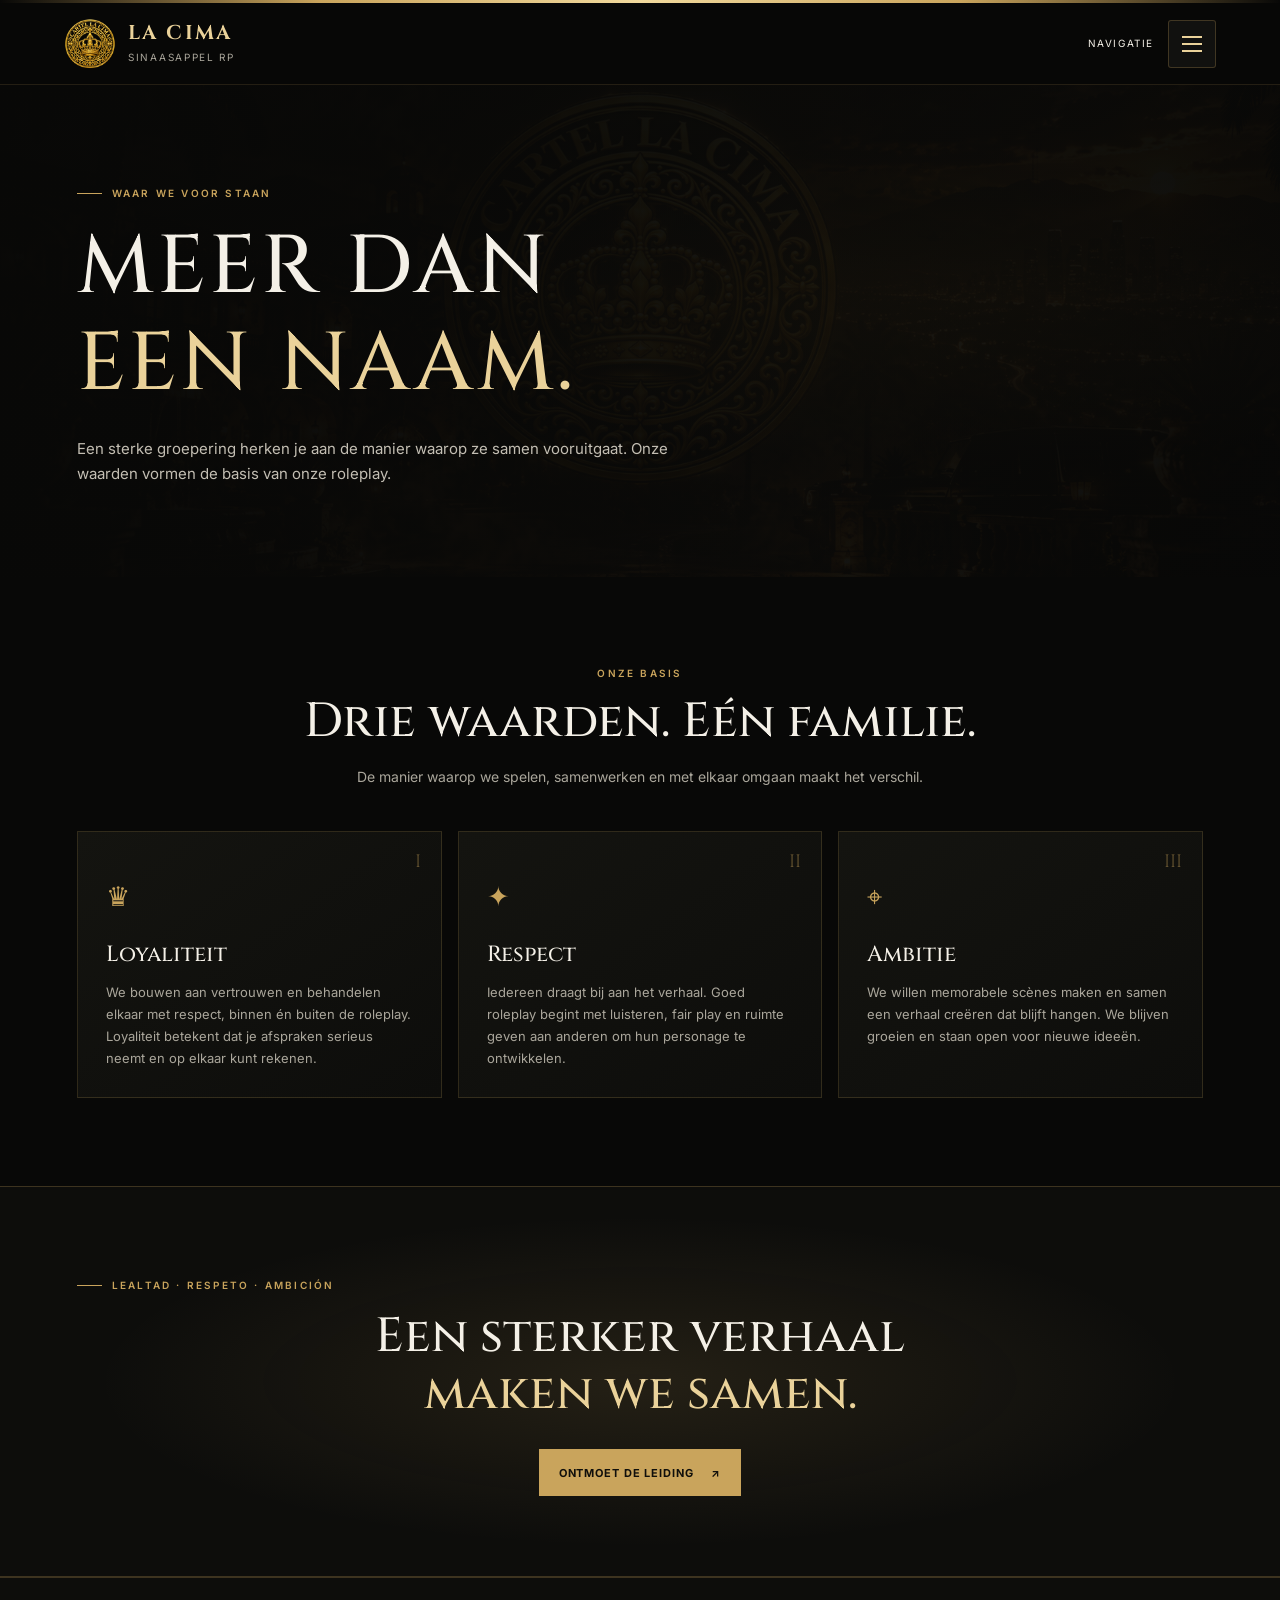
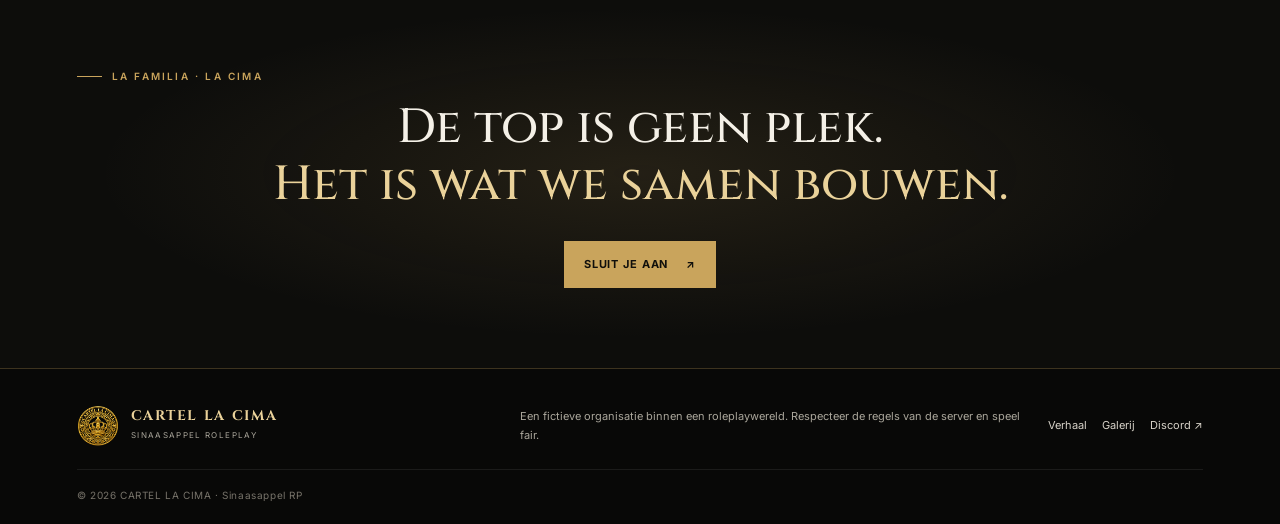
<file: waarden.html>
<!DOCTYPE html>
<html lang="nl">
<head>
  <meta name="google-site-verification" content="WvXRgHe4BdpTM_RKW-h9yV7HGVJYF44Y4NhQka72pgI">
  <meta charset="UTF-8">
  <meta name="viewport" content="width=device-width, initial-scale=1.0">
  <meta name="theme-color" content="#080807">
  <meta name="color-scheme" content="dark">
  <meta name="description" content="Cartel La Cima — Sinaasappel roleplay. Loyaliteit, eer en ambitie.">
  <title>Onze waarden — CARTEL LA CIMA</title>
  <link rel="icon" href="./assets/f275185a-7b78-4d47-b29a-3f92ea401cad.png?v=2" type="image/png">
  <link rel="stylesheet" href="style.css">
</head>
<body>
  <div class="top-line"></div>
  <header class="site-header">
    <a class="brand" href="index.html" aria-label="La Cima startpagina">
      <img src="assets/f275185a-7b78-4d47-b29a-3f92ea401cad.png" alt="Cartel La Cima logo">
      <span><strong>LA CIMA</strong><small>Sinaasappel RP</small></span>
    </a>
    <div class="header-actions">
      <span class="menu-label">Navigatie</span>
      <div class="menu-wrap">
        <button class="menu-toggle" type="button" data-menu-toggle aria-label="Menu openen" aria-expanded="false" aria-controls="siteMenu">
          <span class="hamburger" aria-hidden="true"><span></span><span></span><span></span></span>
        </button>
        <nav class="nav-menu" id="siteMenu" data-nav-menu aria-label="Hoofdnavigatie" aria-hidden="true">
          <div class="menu-heading">Kies een pagina</div>
          <a href="index.html"><span>01</span>Home</a>
<a href="verhaal.html"><span>02</span>Ons verhaal</a>
<a href="waarden.html" aria-current="page"><span>03</span>Onze waarden</a>
<a href="leiding.html"><span>04</span>De leiding</a>
<a href="galerij.html"><span>05</span>Galerij</a>
<a href="media.html"><span>06</span>Media</a>
          <a class="discord-menu-link" href="https://discord.gg/J8NvURpN7F" target="_blank" rel="noopener noreferrer">Join Discord <span>↗</span></a>
        </nav>
      </div>
    </div>
  </header>
  <main>
    <section class="page-hero">
      <div class="hero-content">
        <p class="eyebrow">WAAR WE VOOR STAAN</p>
        <h1>MEER DAN<br><em>EEN NAAM.</em></h1>
        <p class="intro-copy">Een sterke groepering herken je aan de manier waarop ze samen vooruitgaat. Onze waarden vormen de basis van onze roleplay.</p>
        
      </div>
    </section>
    
<section class="section"><div class="section-heading"><div class="section-kicker">ONZE BASIS</div><h2>Drie waarden. Eén familie.</h2><p>De manier waarop we spelen, samenwerken en met elkaar omgaan maakt het verschil.</p></div>
<div class="value-grid">
<article class="value-card"><span class="value-number">I</span><div class="value-icon">♛</div><h3>Loyaliteit</h3><p>We bouwen aan vertrouwen en behandelen elkaar met respect, binnen én buiten de roleplay. Loyaliteit betekent dat je afspraken serieus neemt en op elkaar kunt rekenen.</p></article>
<article class="value-card"><span class="value-number">II</span><div class="value-icon">✦</div><h3>Respect</h3><p>Iedereen draagt bij aan het verhaal. Goed roleplay begint met luisteren, fair play en ruimte geven aan anderen om hun personage te ontwikkelen.</p></article>
<article class="value-card"><span class="value-number">III</span><div class="value-icon">⌖</div><h3>Ambitie</h3><p>We willen memorabele scènes maken en samen een verhaal creëren dat blijft hangen. We blijven groeien en staan open voor nieuwe ideeën.</p></article>
</div></section>
<section class="closing"><div class="closing-inner"><p class="eyebrow">LEALTAD · RESPETO · AMBICIÓN</p><h2>Een sterker verhaal<br><em>maken we samen.</em></h2><a class="button button-gold" href="leiding.html">Ontmoet de leiding <span>↗</span></a></div></section>

    <section class="closing"><div class="closing-inner"><p class="eyebrow">LA FAMILIA · LA CIMA</p><h2>De top is geen plek.<br><em>Het is wat we samen bouwen.</em></h2><a class="button button-gold discord-link" href="https://discord.gg/VERVANG-DIT" target="_blank" rel="noopener noreferrer">Sluit je aan <span>↗</span></a></div></section>
  </main>
  <footer class="footer">
    <a class="footer-brand" href="index.html"><img src="assets/f275185a-7b78-4d47-b29a-3f92ea401cad.png" alt=""><span><b>CARTEL LA CIMA</b><small>SINAASAPPEL ROLEPLAY</small></span></a>
    <p>Een fictieve organisatie binnen een roleplaywereld. Respecteer de regels van de server en speel fair.</p>
    <div class="footer-links"><a href="verhaal.html">Verhaal</a><a href="galerij.html">Galerij</a><a class="discord-link" href="https://discord.gg/VERVANG-DIT" target="_blank" rel="noopener noreferrer">Discord ↗</a></div>
    <div class="copyright">© <span data-year></span> CARTEL LA CIMA · Sinaasappel RP</div>
  </footer>
  <script src="script.js"></script>
</body>
</html>
</file>
<file: style.css>
@import url('https://fonts.googleapis.com/css2?family=Cinzel:wght@400;500;600;700;800&family=Inter:wght@300;400;500;600;700&display=swap');

:root {
  --bg: #080807;
  --panel: #11110f;
  --panel-2: #171612;
  --gold: #c9a45c;
  --gold-light: #ead29a;
  --text: #f4f0e7;
  --muted: #aaa69b;
  --line: rgba(201, 164, 92, .25);
  --content: 1160px;
}
* { box-sizing: border-box; }
html { scroll-behavior: smooth; scroll-padding-top: 100px; }
body { margin: 0; background: var(--bg); color: var(--text); font-family: Inter, Arial, sans-serif; line-height: 1.7; }
body.menu-open { overflow: hidden; }
a { color: inherit; text-decoration: none; }
img { display: block; max-width: 100%; }
button { font: inherit; }
.top-line { height: 3px; background: linear-gradient(90deg, transparent, var(--gold), #f1d99d, var(--gold), transparent); }
.site-header {
  position: sticky; top: 0; z-index: 1000; min-height: 82px;
  display: flex; align-items: center; justify-content: space-between; gap: 24px;
  padding: 13px max(5vw, calc((100vw - var(--content))/2));
  background: rgba(8,8,7,.94); border-bottom: 1px solid rgba(201,164,92,.15);
  backdrop-filter: blur(16px);
}
.brand, .footer-brand { display: inline-flex; align-items: center; gap: 12px; min-width: 0; }
.brand img { width: 52px; height: 52px; object-fit: contain; }
.brand strong, .footer-brand b { display: block; font: 700 20px/1.2 Cinzel, serif; letter-spacing: .12em; color: var(--gold-light); }
.brand small, .footer-brand small { display: block; margin-top: 4px; color: var(--muted); font-size: 10px; letter-spacing: .17em; text-transform: uppercase; }
.header-actions { display: flex; align-items: center; gap: 14px; }
.menu-wrap { position: relative; }
.menu-toggle {
  display: inline-flex; align-items: center; justify-content: center; gap: 10px;
  width: 48px; height: 48px; padding: 0; border: 1px solid var(--line); border-radius: 3px;
  color: var(--gold-light); background: #11110f; cursor: pointer; transition: border-color .25s, background .25s;
}
.menu-toggle:hover, .menu-toggle[aria-expanded="true"] { border-color: var(--gold); background: #1a1812; }
.hamburger { display: flex; flex-direction: column; gap: 5px; width: 20px; }
.hamburger span { display: block; width: 100%; height: 2px; background: currentColor; transition: transform .3s, opacity .2s; }
.menu-toggle[aria-expanded="true"] .hamburger span:first-child { transform: translateY(7px) rotate(45deg); }
.menu-toggle[aria-expanded="true"] .hamburger span:nth-child(2) { opacity: 0; }
.menu-toggle[aria-expanded="true"] .hamburger span:last-child { transform: translateY(-7px) rotate(-45deg); }
.menu-label { font-size: 10px; letter-spacing: .16em; text-transform: uppercase; }
.nav-menu {
  position: absolute; top: calc(100% + 14px); right: 0; width: min(330px, calc(100vw - 28px));
  padding: 10px; background: rgba(15,15,13,.98); border: 1px solid var(--line);
  box-shadow: 0 24px 65px rgba(0,0,0,.55); opacity: 0; visibility: hidden; pointer-events: none;
  transform: translateY(-10px) scale(.985); transform-origin: top right;
  transition: opacity .24s ease, transform .28s ease, visibility .24s;
}
.nav-menu.is-open { opacity: 1; visibility: visible; pointer-events: auto; transform: translateY(0) scale(1); }
.nav-menu .menu-heading { padding: 10px 13px 12px; color: var(--gold); font-size: 10px; letter-spacing: .2em; text-transform: uppercase; }
.nav-menu a { display: flex; align-items: center; gap: 14px; padding: 12px 13px; border-top: 1px solid rgba(255,255,255,.055); color: #e9e5dc; font-size: 13px; transition: background .2s, color .2s, padding .2s; }
.nav-menu a span { color: var(--gold); font-size: 10px; letter-spacing: .08em; }
.nav-menu a:hover, .nav-menu a[aria-current="page"] { color: var(--gold-light); background: rgba(201,164,92,.08); padding-left: 18px; }
.nav-menu .discord-menu-link { margin-top: 8px; border: 1px solid var(--line); color: var(--gold-light); justify-content: space-between; }
.page-hero {
  position: relative; isolation: isolate; min-height: 430px; display: flex; align-items: center;
  padding: 90px max(6vw, calc((100vw - var(--content))/2)); overflow: hidden;
  background: radial-gradient(ellipse at 75% 45%, rgba(157,116,46,.17), transparent 42%), linear-gradient(120deg,#0a0a08,#11100d 65%,#080807);
}
.page-hero::before { content: ""; position: absolute; inset: 0; z-index: -1; opacity: .14; background-image: url("assets/la-cima-hero.png"); background-position: center; background-size: cover; }
.page-hero::after { content: ""; position: absolute; inset: 0; z-index: -1; background: linear-gradient(90deg,rgba(8,8,7,.96),rgba(8,8,7,.7) 65%,rgba(8,8,7,.82)); }
.hero-content { max-width: 790px; }
.eyebrow, .section-kicker { color: var(--gold); font-size: 10px; font-weight: 600; letter-spacing: .22em; text-transform: uppercase; }
.eyebrow { display: flex; align-items: center; gap: 10px; }
.eyebrow::before { content: ""; width: 25px; height: 1px; background: var(--gold); }
h1, h2, h3 { margin: 0; font-family: Cinzel, Georgia, serif; font-weight: 500; line-height: 1.18; }
h1 { margin-top: 18px; font-size: clamp(42px, 7vw, 82px); letter-spacing: .045em; }
h1 em, h2 em, .gold { color: var(--gold-light); font-style: normal; }
.page-hero .intro-copy { max-width: 620px; margin: 22px 0 0; color: #c3beb3; font-size: 15px; }
.hero-actions { display: flex; flex-wrap: wrap; gap: 12px; margin-top: 30px; }
.button { min-height: 47px; display: inline-flex; align-items: center; justify-content: center; gap: 18px; padding: 12px 19px; border: 1px solid var(--gold); font-size: 11px; font-weight: 700; letter-spacing: .08em; text-transform: uppercase; transition: transform .2s, background .2s, color .2s; }
.button:hover { transform: translateY(-2px); }
.button-gold { background: var(--gold); color: #100f0b; }
.button-gold:hover { background: var(--gold-light); }
.button-ghost { background: rgba(10,10,8,.4); color: var(--text); border-color: rgba(255,255,255,.22); }
.button-ghost:hover { border-color: var(--gold); color: var(--gold-light); }
.section { width: min(var(--content), 88vw); margin: 0 auto; padding: 88px 0; }
.section-heading { max-width: 680px; margin: 0 auto 42px; text-align: center; }
.section-heading h2, .section h2 { margin-top: 12px; font-size: clamp(30px, 4vw, 48px); }
.section-heading p, .section p { color: var(--muted); }
.section-heading p { margin: 15px 0 0; font-size: 14px; }
.content-grid { display: grid; grid-template-columns: .85fr 1.15fr; gap: clamp(28px, 6vw, 82px); align-items: start; }
.content-grid .lead { color: var(--text); font-size: 19px; line-height: 1.8; }
.story-copy p { margin: 0 0 18px; font-size: 14px; }
.story-note { padding-left: 15px; border-left: 2px solid var(--gold); font-size: 12px !important; }
.value-grid { display: grid; grid-template-columns: repeat(3,1fr); gap: 16px; }
.value-card { position: relative; min-height: 250px; padding: 28px; background: linear-gradient(145deg,#141410,#0d0d0b); border: 1px solid rgba(201,164,92,.18); transition: transform .25s, border-color .25s; }
.value-card:hover { transform: translateY(-5px); border-color: var(--gold); }
.value-number { position: absolute; top: 17px; right: 20px; color: rgba(201,164,92,.45); font: 18px Cinzel,serif; }
.value-icon { margin: 14px 0 22px; color: var(--gold); font-size: 27px; }
.value-card h3 { font-size: 22px; }
.value-card p { margin-bottom: 0; font-size: 13px; }
.leadership-panel { display: grid; grid-template-columns: 1.2fr .8fr; gap: 30px; align-items: center; padding: clamp(25px,5vw,60px); border: 1px solid var(--line); background: radial-gradient(ellipse at 90% 50%,rgba(201,164,92,.1),transparent 45%),#11110f; }
.leadership-panel p { max-width: 600px; }
.leaders { display: grid; grid-template-columns: repeat(2,minmax(0,1fr)); gap: 14px; margin-top: 30px; }
.leader { display: flex; align-items: center; gap: 13px; padding: 17px 14px; border: 1px solid rgba(255,255,255,.09); }
.leader-crown { color: var(--gold); font-size: 23px; }
.leader small { color: var(--gold); font-size: 9px; letter-spacing: .16em; }
.leader h3 { margin-top: 4px; font-size: 16px; }
.leadership-art { display: grid; place-items: center; }
.leadership-art img { width: min(100%,300px); max-height: 300px; object-fit: contain; filter: drop-shadow(0 10px 45px rgba(201,164,92,.12)); }
.gallery-grid { display: grid; grid-template-columns: repeat(2,minmax(0,1fr)); gap: 18px; }
.gallery-item { position: relative; min-height: 270px; margin: 0; overflow: hidden; background: #12120f; border: 1px solid var(--line); }
.gallery-item img { width: 100%; height: 100%; min-height: 270px; position: absolute; inset: 0; object-fit: cover; transition: transform .5s; }
.gallery-item:hover img { transform: scale(1.04); }
.gallery-item::after { content: ""; position: absolute; inset: 25% 0 0; background: linear-gradient(transparent,rgba(0,0,0,.88)); pointer-events: none; }
.gallery-item figcaption { position: absolute; z-index: 1; bottom: 0; left: 0; right: 0; display: flex; gap: 12px; align-items: center; padding: 20px; }
.gallery-item figcaption > span { width: 3px; height: 35px; background: var(--gold); }
.gallery-item figcaption b, .gallery-item figcaption small { display: block; }
.gallery-item figcaption b { font: 16px Cinzel,serif; }
.gallery-item figcaption small { color: #c3beb3; font-size: 11px; }
.gallery-placeholder { display: grid; place-items: center; min-height: 270px; height: 100%; padding: 35px; text-align: center; border: 1px dashed rgba(201,164,92,.35); }
.gallery-placeholder strong { display: block; color: var(--gold-light); font: 18px Cinzel,serif; }
.gallery-placeholder p { margin: 6px 0 0; font-size: 12px; }
.media-grid { display: grid; grid-template-columns: 1.35fr .85fr; gap: 20px; align-items: stretch; }
.video-card, .discord-card { border: 1px solid var(--line); background: var(--panel); }
.video-frame { aspect-ratio: 16/9; background: radial-gradient(ellipse at center,rgba(201,164,92,.14),transparent 55%),#090908; }
.video-frame iframe { width: 100%; height: 100%; border: 0; }
.video-placeholder { height: 100%; min-height: 240px; display: flex; flex-direction: column; align-items: center; justify-content: center; gap: 13px; padding: 20px; text-align: center; }
.play-icon { display: grid; place-items: center; width: 55px; height: 55px; border: 1px solid var(--gold); border-radius: 50%; color: var(--gold-light); }
.video-placeholder b { font: 14px Cinzel,serif; letter-spacing: .08em; }
.video-placeholder small { color: var(--muted); font-size: 11px; }
.video-caption { display: flex; align-items: center; justify-content: space-between; gap: 20px; padding: 20px; }
.video-caption small { color: var(--gold); font-size: 9px; letter-spacing: .16em; }
.video-caption h3 { margin-top: 5px; font-size: 19px; }
.gold-dot { width: 8px; height: 8px; flex: 0 0 auto; border-radius: 50%; background: var(--gold); }
.discord-card { padding: clamp(24px,4vw,38px); }
.discord-symbol { color: var(--gold); font-size: 30px; }
.discord-card h3 { margin: 12px 0; font-size: 27px; }
.discord-card p { font-size: 13px; }
.discord-card ul { list-style: none; margin: 22px 0; padding: 0; }
.discord-card li { margin: 9px 0; color: #d7d2c8; font-size: 12px; }
.discord-card li span { margin-right: 9px; color: var(--gold); }
.button-full { width: 100%; }
.closing { padding: 80px 6vw; text-align: center; background: radial-gradient(ellipse at center,rgba(201,164,92,.12),transparent 60%),#0d0d0b; border-top: 1px solid var(--line); border-bottom: 1px solid var(--line); }
.closing h2 { margin: 15px 0 27px; font-size: clamp(28px,4.5vw,48px); }
.footer { width: min(var(--content),88vw); margin: 0 auto; padding: 36px 0 20px; display: grid; grid-template-columns: 1fr 1.2fr auto; gap: 22px; align-items: center; }
.footer-brand img { width: 42px; height: 42px; object-fit: contain; }
.footer-brand b { font-size: 14px; }
.footer-brand small { font-size: 8px; }
.footer > p { margin: 0; color: var(--muted); font-size: 11px; }
.footer-links { display: flex; flex-wrap: wrap; gap: 15px; font-size: 11px; color: #d7d2c8; }
.footer-links a:hover { color: var(--gold-light); }
.copyright { grid-column: 1/-1; padding-top: 17px; border-top: 1px solid rgba(255,255,255,.08); color: #77736a; font-size: 10px; letter-spacing: .06em; }
@media (max-width: 760px) {
  .site-header { min-height: 72px; padding: 10px 5vw; }
  .brand img { width: 44px; height: 44px; }
  .brand strong { font-size: 17px; }
  .menu-label { display: none; }
  .page-hero { min-height: 390px; padding: 70px 6vw; }
  .section { padding: 64px 0; width: 88vw; }
  .content-grid, .leadership-panel, .media-grid { grid-template-columns: 1fr; }
  .content-grid { gap: 18px; }
  .value-grid { grid-template-columns: 1fr; }
  .value-card { min-height: 0; padding: 24px; }
  .value-icon { margin: 4px 0 13px; }
  .leadership-art { order: -1; }
  .leadership-art img { width: 150px; max-height: 160px; }
  .leaders { grid-template-columns: 1fr; }
  .gallery-grid { grid-template-columns: 1fr; }
  .gallery-item, .gallery-item img { min-height: 230px; }
  .footer { grid-template-columns: 1fr; }
  .copyright { grid-column: auto; }
}
@media (prefers-reduced-motion: reduce) {
  *, *::before, *::after { scroll-behavior: auto !important; transition-duration: .01ms !important; animation-duration: .01ms !important; }
}
</file>
